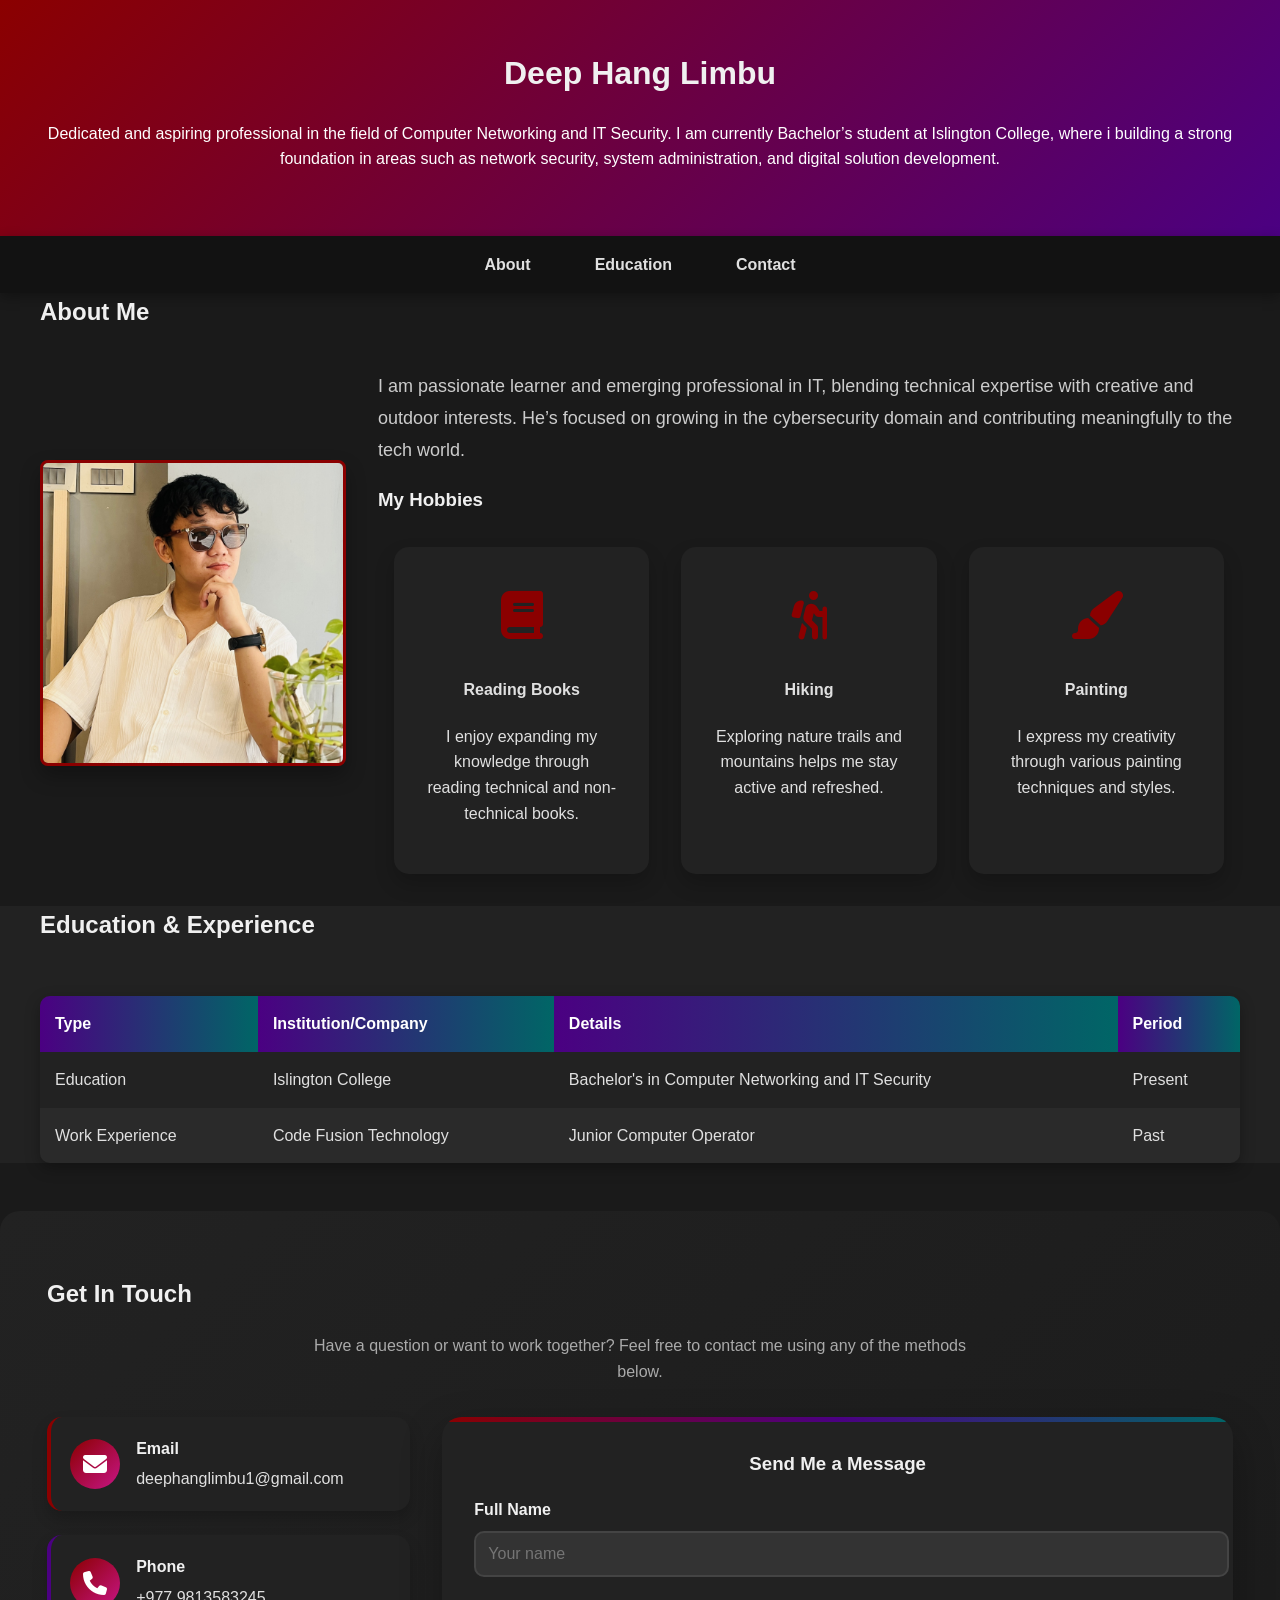
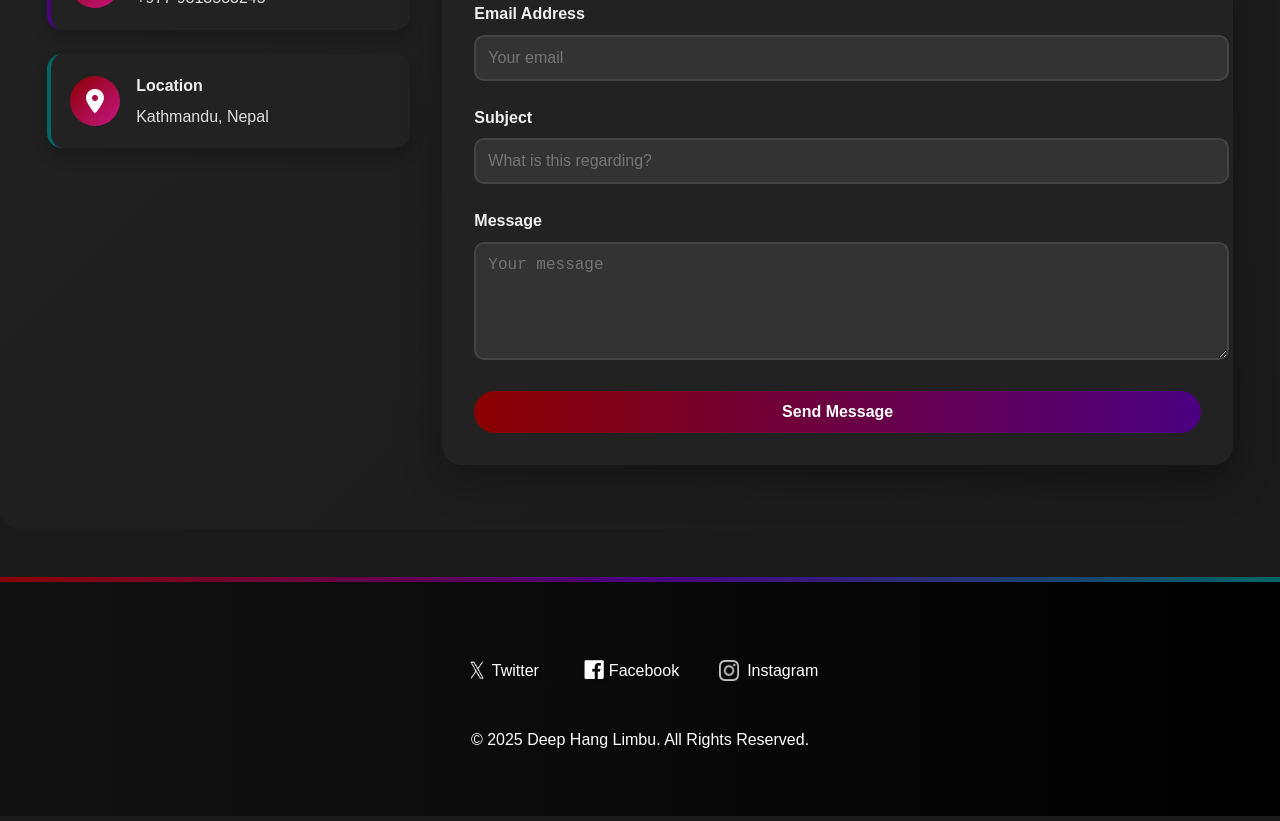
<file: Deep Hang Limbu.html>
<!DOCTYPE html>
<html lang="en">
<head>
    <meta charset="UTF-8">
    <meta name="viewport" content="width=device-width, initial-scale=1.0">
    <meta name="description" content="Professional portfolio of Deep Hang Limbu, specializing in computer networking and IT security">
    <meta name="keywords" content="Deep Hang Limbu, portfolio, computer networking, IT security, wireframe, blog">
    <meta name="author" content="Deep Hang Limbu">
    
    <title>Deep Hang Limbu Portfolio</title>
    
    
    <link rel="stylesheet" href="https://cdnjs.cloudflare.com/ajax/libs/font-awesome/6.4.0/css/all.min.css">
    
    <!-- External CSS -->
    <link rel="stylesheet" href="src/css/Deep Hang Limbu.css">
    
    <!-- Internal CSS -->
    <style>
        
        body {
            font-family: 'Segoe UI', Tahoma, Geneva, Verdana, sans-serif;
            line-height: 1.6;
            margin: 0;
            padding: 0;
            color: #e0e0e0;
            background-color: #1a1a1a;
        }
        
        .container {
            max-width: 1200px;
            margin: 0 auto;
            padding: 0 15px;
        }
        
      
        header {
            background: linear-gradient(135deg, #8B0000, #4B0082);
            color: white;
            text-align: center;
            padding: 3rem 0;
        }
        
       
        nav {
            background-color: #121212;
            padding: 1rem 0;
            box-shadow: 0 4px 12px rgba(0,0,0,0.3);
        }
        
        nav ul {
            display: flex;
            justify-content: center;
            list-style: none;
            margin: 0;
            padding: 0;
        }
        
        nav ul li {
            margin: 0 1rem;
        }
        
        nav ul li a {
            color: #e0e0e0;
            text-decoration: none;
            font-weight: bold;
            transition: all 0.3s;
            padding: 0.5rem 1rem;
            border-radius: 20px;
        }
        
        nav ul li a:hover {
            color: #fff;
            background-color: #8B0000;
        }
        
        
        section {
            padding: 4rem 2rem;
            max-width: 1200px;
            margin: 0 auto;
        }
        
        h1, h2, h3 {
            margin-top: 0;
            color: #f0f0f0;
        }
        
        
        .profile-container {
            display: flex;
            align-items: center;
            gap: 2rem;
            margin-bottom: 2rem;
        }
        
        .profile-image {
            width: 300px;
            height: auto;
            border-radius: 15px;
            box-shadow: 0 10px 20px rgba(0,0,0,0.3);
            border: 3px solid #8B0000;
            opacity: 1; 
        }

        .profile-image {
              transition: transform 0.3s ease, box-shadow 0.3s ease;
              border-radius: 8px;
        }
        
        .profile-image:hover {
              transform: scale(1.05);
              box-shadow: 0 8px 16px rgba(0, 0, 0, 0.2);
        }

        
        
        .skills-table {
            width: 100%;
            border-collapse: collapse;
            margin: 2rem 0;
            border-radius: 10px;
            overflow: hidden;
            box-shadow: 0 5px 15px rgba(0,0,0,0.3);
        }
        
        .skills-table th, .skills-table td {
            border: none;
            padding: 15px;
            text-align: left;
        }
        
        .skills-table th {
            background: linear-gradient(to right, #4B0082, #006666);
            color: white;
            font-weight: 600;
        }
        
        .skills-table tr:nth-child(even) {
            background-color: #2a2a2a;
        }
        
        .skills-table tr:nth-child(odd) {
            background-color: #222222;
        }
        
        
        .hobbies-container {
            display: flex;
            justify-content: space-between;
            margin-top: 2rem;
        }
        
        .hobby-card {
            flex: 1;
            text-align: center;
            padding: 2rem;
            margin: 0 1rem;
            background: #222222;
            border-radius: 15px;
            box-shadow: 0 10px 20px rgba(0,0,0,0.2);
            transition: all 0.3s ease;
        }
        
        .hobby-card:hover {
            transform: translateY(-10px);
            background: linear-gradient(135deg, #8B0000, #4B0082);
            color: white;
        }
        
        .hobby-card:hover .hobby-icon {
            color: white;
        }
        
        .hobby-icon {
            font-size: 3rem;
            margin-bottom: 1rem;
            color: #8B0000;
            transition: all 0.3s ease;
        }
        
        
        #contact {
            background: linear-gradient(135deg, #222222, #1a1a1a);
            border-radius: 20px;
            margin-top: 3rem;
            padding: 4rem 2rem;
        }
        
        .contact-container {
            display: flex;
            flex-wrap: wrap;
            gap: 2rem;
            margin-top: 2rem;
        }
        
        .contact-info {
            flex: 1;
            min-width: 300px;
        }
        
        .contact-form-container {
            flex: 2;
            min-width: 300px;
            background-color: #222222;
            border-radius: 20px;
            padding: 2rem;
            box-shadow: 0 15px 40px rgba(0,0,0,0.3);
            position: relative;
            overflow: hidden;
        }
        
        .contact-form-container::before {
            content: '';
            position: absolute;
            top: 0;
            left: 0;
            width: 100%;
            height: 5px;
            background: linear-gradient(to right, #8B0000, #4B0082, #006666);
        }
        
        .contact-form {
            width: 100%;
        }
        
        .form-group {
            margin-bottom: 1.5rem;
            position: relative;
        }
        
        .form-group label {
            display: block;
            margin-bottom: 0.5rem;
            font-weight: 600;
            color: #f0f0f0;
        }
        
        .form-group input, .form-group textarea {
            width: 100%;
            padding: 0.75rem;
            border: 2px solid #444;
            border-radius: 10px;
            font-size: 1rem;
            transition: all 0.3s ease;
            background-color: #333333;
            color: #e0e0e0;
        }
        
        .form-group input:focus, .form-group textarea:focus {
            outline: none;
            border-color: #4B0082;
            box-shadow: 0 0 0 3px rgba(75, 0, 130, 0.2);
        }
        
        .contact-method {
            display: flex;
            align-items: center;
            margin-bottom: 1.5rem;
            padding: 1.2rem;
            background-color: #222222;
            border-radius: 15px;
            box-shadow: 0 8px 15px rgba(0,0,0,0.2);
            transition: all 0.3s ease;
            border-left: 4px solid transparent;
        }
        
        .contact-method:nth-child(1) {
            border-left-color: #8B0000;
        }
        
        .contact-method:nth-child(2) {
            border-left-color: #4B0082;
        }
        
        .contact-method:nth-child(3) {
            border-left-color: #006666;
        }
        
        .contact-method:hover {
            transform: translateX(10px);
        }
        
        .contact-icon {
            width: 50px;
            height: 50px;
            border-radius: 50%;
            display: flex;
            align-items: center;
            justify-content: center;
            margin-right: 1rem;
            color: white;
            font-size: 1.5rem;
        }
        
        .contact-icon:nth-of-type(1) {
            background: linear-gradient(135deg, #8B0000, #C71585);
        }
        
        .contact-icon:nth-of-type(2) {
            background: linear-gradient(135deg, #4B0082, #9370DB);
        }
        
        .contact-icon:nth-of-type(3) {
            background: linear-gradient(135deg, #006666, #20B2AA);
        }
        
        .social-links {
            display: flex;
            gap: 1rem;
            margin-top: 2rem;
        }
        
        .social-link {
            display: flex;
            align-items: center;
            justify-content: center;
            width: 45px;
            height: 45px;
            border-radius: 50%;
            color: white;
            text-decoration: none;
            transition: all 0.4s ease;
        }
        
        .social-link:nth-child(1) {
            background: linear-gradient(135deg, #0077b5, #00a0dc);
        }
        
        .social-link:nth-child(2) {
            background: linear-gradient(135deg, #333, #6e5494);
        }
        
        .social-link:nth-child(3) {
            background: linear-gradient(135deg, #1da1f2, #0084b4);
        }
        
        .social-link:nth-child(4) {
            background: linear-gradient(135deg, #ea4c89, #c13584);
        }
        
        .social-link:hover {
            transform: translateY(-5px);
        }
        
        .btn {
            display: inline-block;
            background: linear-gradient(to right, #8B0000, #4B0082);
            color: white;
            padding: 0.75rem 1.5rem;
            border: none;
            border-radius: 30px;
            cursor: pointer;
            font-weight: bold;
            transition: all 0.3s ease;
            text-decoration: none;
        }
        
        .btn:hover {
            transform: translateY(-3px);
            box-shadow: 0 10px 20px rgba(0,0,0,0.3);
            background: linear-gradient(to right, #4B0082, #006666);
        }
        
       
        .success-message {
            display: none;
            background-color: rgba(0, 128, 0, 0.2);
            border: 1px solid #006400;
            color: #00ff00;
            padding: 10px;
            margin-top: 15px;
            border-radius: 5px;
            text-align: center;
        }
        
        
        footer {
            background: linear-gradient(to right, #121212, #000000);
            color: white;
            text-align: center;
            padding: 3rem 0;
            margin-top: 3rem;
            position: relative;
        }
        
        footer::before {
            content: '';
            position: absolute;
            top: 0;
            left: 0;
            width: 100%;
            height: 5px;
            background: linear-gradient(to right, #8B0000, #4B0082, #006666);
        }
        
        
        @media (max-width: 768px) {
            .hobbies-container {
                flex-direction: column;
            }
            
            .hobby-card {
                margin: 1rem 0;
            }
            
            .contact-container {
                flex-direction: column;
            }
            
            header h1 {
                font-size: 2.5rem;
            }
            
            .profile-container {
                flex-direction: column;
                text-align: center;
            }
        }
        
        
        h2 {
            position: relative;
            display: inline-block;
        }
        
        h2::after {
            content: '';
            position: absolute;
            width: 0;
            height: 3px;
            bottom: -10px;
            left: 0;
            background: linear-gradient(to right, #8B0000, #4B0082);
            transition: width 0.5s ease;
        }
        
        h2:hover::after {
            width: 100%;
        }
        
       
        html {
            scroll-behavior: smooth;
        }
        
        
        a:focus, button:focus, input:focus, textarea:focus {
            outline: 2px solid #4B0082;
            outline-offset: 2px;
        }
        
        /* Accessibility helper classes */
        .sr-only {
            position: absolute;
            width: 1px;
            height: 1px;
            padding: 0;
            margin: -1px;
            overflow: hidden;
            clip: rect(0, 0, 0, 0);
            white-space: nowrap;
            border-width: 0;
        }
    </style>
</head>
<body>
   
    <header>
        <div class="container">
            <h1>Deep Hang Limbu</h1>
            <p>Dedicated and aspiring professional in the field of Computer Networking and IT Security. I am currently Bachelor’s student at Islington College, where i building a strong foundation in areas such as network security, system administration, and digital solution development.</p>
        </div>
    </header>
    
 
    <nav>
        <ul>
            <li><a href="#about">About</a></li>
            <li><a href="#education">Education</a></li>
            <li><a href="#contact">Contact</a></li>
        </ul>
    </nav>
    
   
    <div id="about">
        <div class="container">
            <h2>About Me</h2>
            <div class="profile-container">
              
                <img src="src/images/portfolio/deep.jpg" alt="Deep Hang Limbu" class="profile-image">
                <div>
                    <div style="font-size: 18px; color: #ccc; line-height: 1.8;">
                        <p>I am passionate learner and emerging professional in IT, blending technical expertise with creative and outdoor interests. He’s focused on growing in the cybersecurity domain and contributing meaningfully to the tech world.</p>
                    </div>
                    
                    <h3>My Hobbies</h3>
                    <div class="hobbies-container">
                        <div class="hobby-card">
                            <div class="hobby-icon">
                                <i class="fas fa-book"></i>
                            </div>
                            <h4>Reading Books</h4>
                            <p>I enjoy expanding my knowledge through reading technical and non-technical books.</p>
                        </div>
                        <div class="hobby-card">
                            <div class="hobby-icon">
                                <i class="fas fa-hiking"></i>
                            </div>
                            <h4>Hiking</h4>
                            <p>Exploring nature trails and mountains helps me stay active and refreshed.</p>
                        </div>
                        <div class="hobby-card">
                            <div class="hobby-icon">
                                <i class="fas fa-paint-brush"></i>
                            </div>
                            <h4>Painting</h4>
                            <p>I express my creativity through various painting techniques and styles.</p>
                        </div>
                    </div>
                </div>
            </div>
        </div>
    </div>
    
   
    <div id="education" style="background-color: #222222;">
        <div class="container">
            <h2>Education & Experience</h2>
            
            <table class="skills-table">
                <thead>
                    <tr>
                        <th>Type</th>
                        <th>Institution/Company</th>
                        <th>Details</th>
                        <th>Period</th>
                    </tr>
                </thead>
                <tbody>
                    <tr>
                        <td>Education</td>
                        <td>Islington College</td>
                        <td>Bachelor's in Computer Networking and IT Security</td>
                        <td>Present</td>
                    </tr>
                    <tr>
                        <td>Work Experience</td>
                        <td>Code Fusion Technology</td>
                        <td>Junior Computer Operator</td>
                        <td>Past</td>
                    </tr>
                </tbody>
            </table>
        </div>
    </div>
    
    
    <div id="contact">
        <div class="container">
            <h2>Get In Touch</h2>
            <p style="text-align: center; max-width: 700px; margin: 0 auto 2rem; color: #aaa;">
                Have a question or want to work together? Feel free to contact me using any of the methods below.
            </p>
            
            <div class="contact-container">
                <div class="contact-info">
                    <div class="contact-method">
                        <div class="contact-icon">
                            <i class="fas fa-envelope"></i>
                        </div>
                        <div>
                            <h4 style="margin: 0; color: #f0f0f0;">Email</h4>
                            <p style="margin: 5px 0 0;">deephanglimbu1@gmail.com</p>
                        </div>
                    </div>
                    
                    <div class="contact-method">
                        <div class="contact-icon">
                            <i class="fas fa-phone"></i>
                        </div>
                        <div>
                            <h4 style="margin: 0; color: #f0f0f0;">Phone</h4>
                            <p style="margin: 5px 0 0;">+977 9813583245</p>
                        </div>
                    </div>
                    
                    <div class="contact-method">
                        <div class="contact-icon">
                            <i class="fas fa-map-marker-alt"></i>
                        </div>
                        <div>
                            <h4 style="margin: 0; color: #f0f0f0;">Location</h4>
                            <p style="margin: 5px 0 0;">Kathmandu, Nepal</p>
                        </div>
                    </div>
                    
                    
                </div>
                
                <div class="contact-form-container">
                    <h3 style="margin-top: 0; color: #f0f0f0; text-align: center;">Send Me a Message</h3>
                    
                    <form class="contact-form" action="https://formspree.io/f/your-form-id" method="POST">
                        <div class="form-group">
                            <label for="name">Full Name</label>
                            <input type="text" id="name" name="name" placeholder="Your name" required>
                        </div>
                        
                        <div class="form-group">
                            <label for="email">Email Address</label>
                            <input type="email" id="email" name="email" placeholder="Your email" required>
                        </div>
                        
                        <div class="form-group">
                            <label for="subject">Subject</label>
                            <input type="text" id="subject" name="subject" placeholder="What is this regarding?" required>
                        </div>
                        
                        <div class="form-group">
                            <label for="message">Message</label>
                            <textarea id="message" name="message" placeholder="Your message" rows="5" required></textarea>
                        </div>
                        
                        <button type="submit" class="btn" style="width: 100%; padding: 12px; font-size: 16px; border-radius: 30px;">
                            Send Message
                        </button>
                    </form>
                </div>
            </div>
        </div>
    </div>

      <footer>
        <div class="container" style="margin-top: 30px; display: flex; justify-content: center; gap: 20px;">
                <a href="#" class="logo-link" style="padding-right: -3px;">
                <img src="/src/images/portfolio/Prabin Pradhan/x-footer.webp" alt="Logo" class="logo">
          Twitter
        </a>

      <a href="#" class="logo-link">
        <img src="/src/images/portfolio/Prabin Pradhan/facebook-footer.png" alt="Logo" class="logo">
        Facebook
      </a>

    <a href="#" class="logo-link">
        <img src="/src/images/portfolio/Prabin Pradhan/instagram-footer.webp" alt="Logo" class="logo" style="width: 20px; margin-right: 8px;">
        Instagram
      </a></div>
      <br>
            <p>&copy; 2025 Deep Hang Limbu. All Rights Reserved.</p>
        </div>
    </footer>

</body>
</html>
</file>
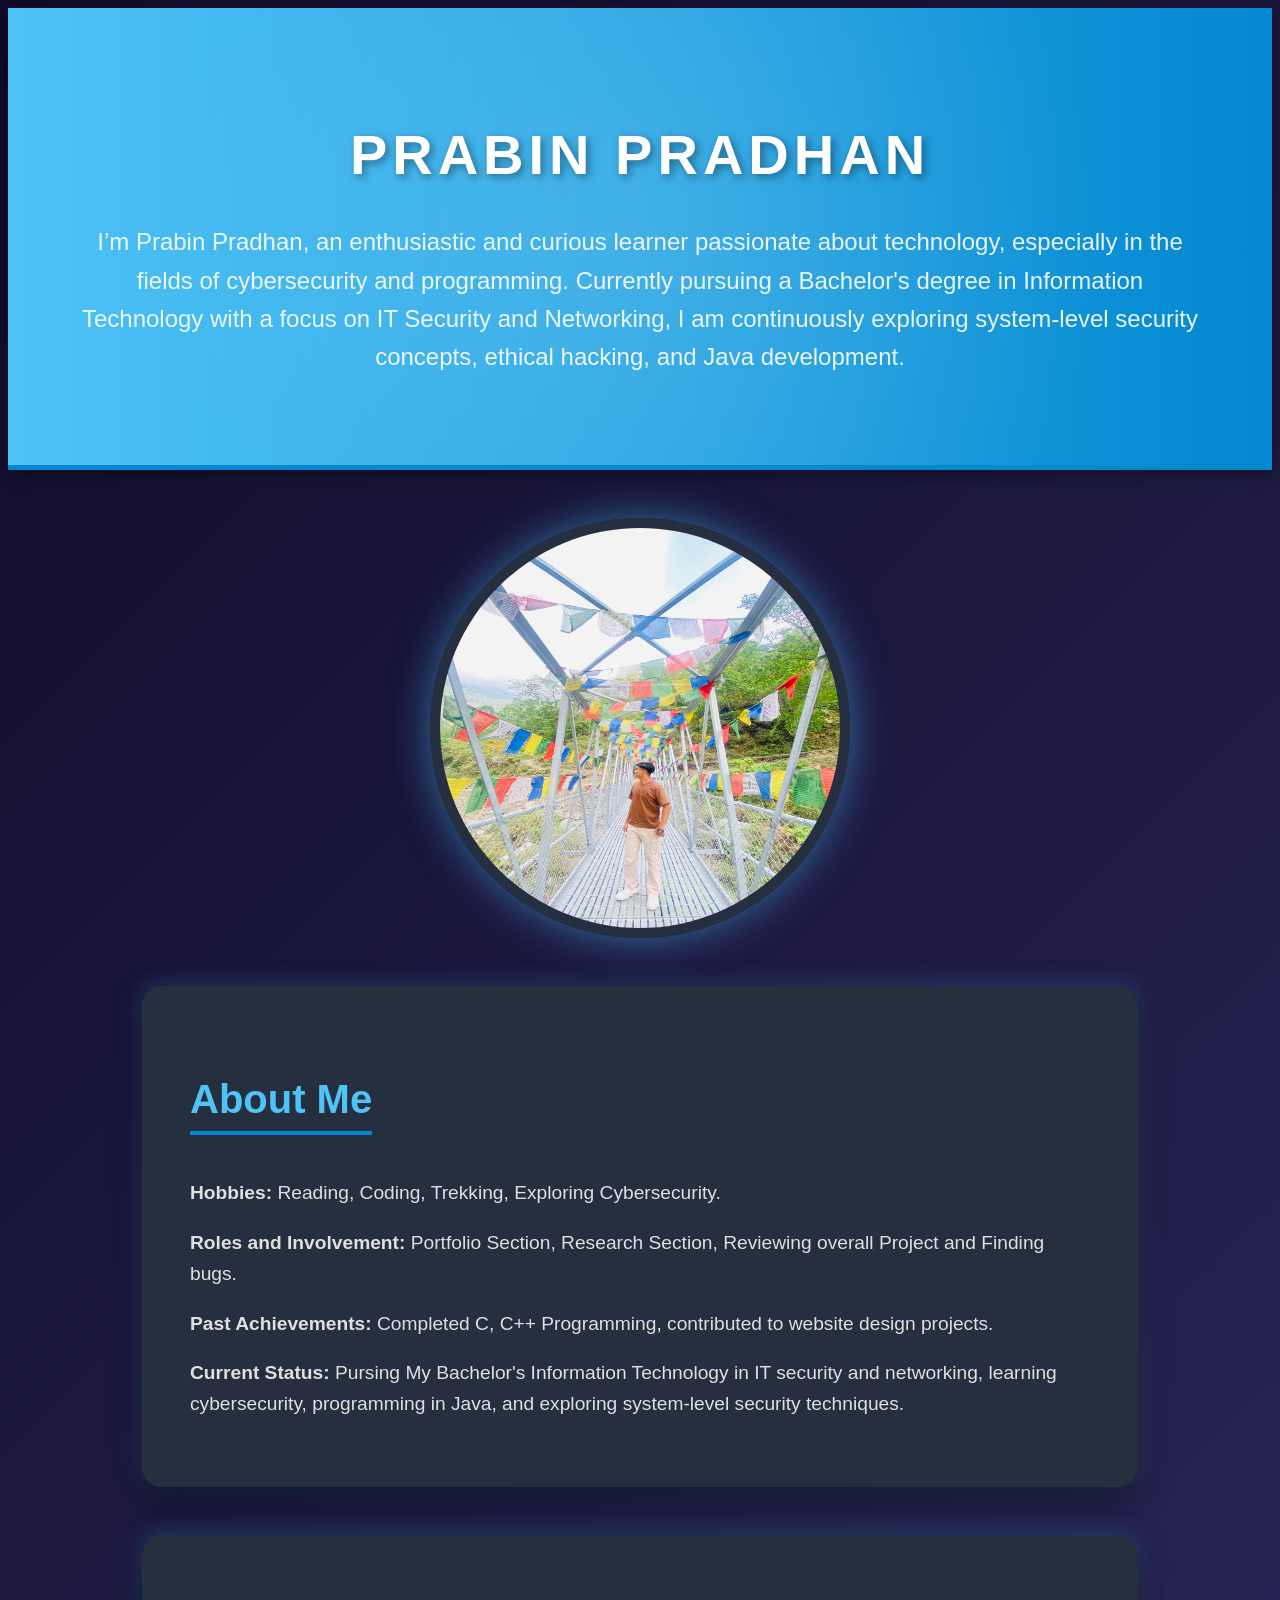
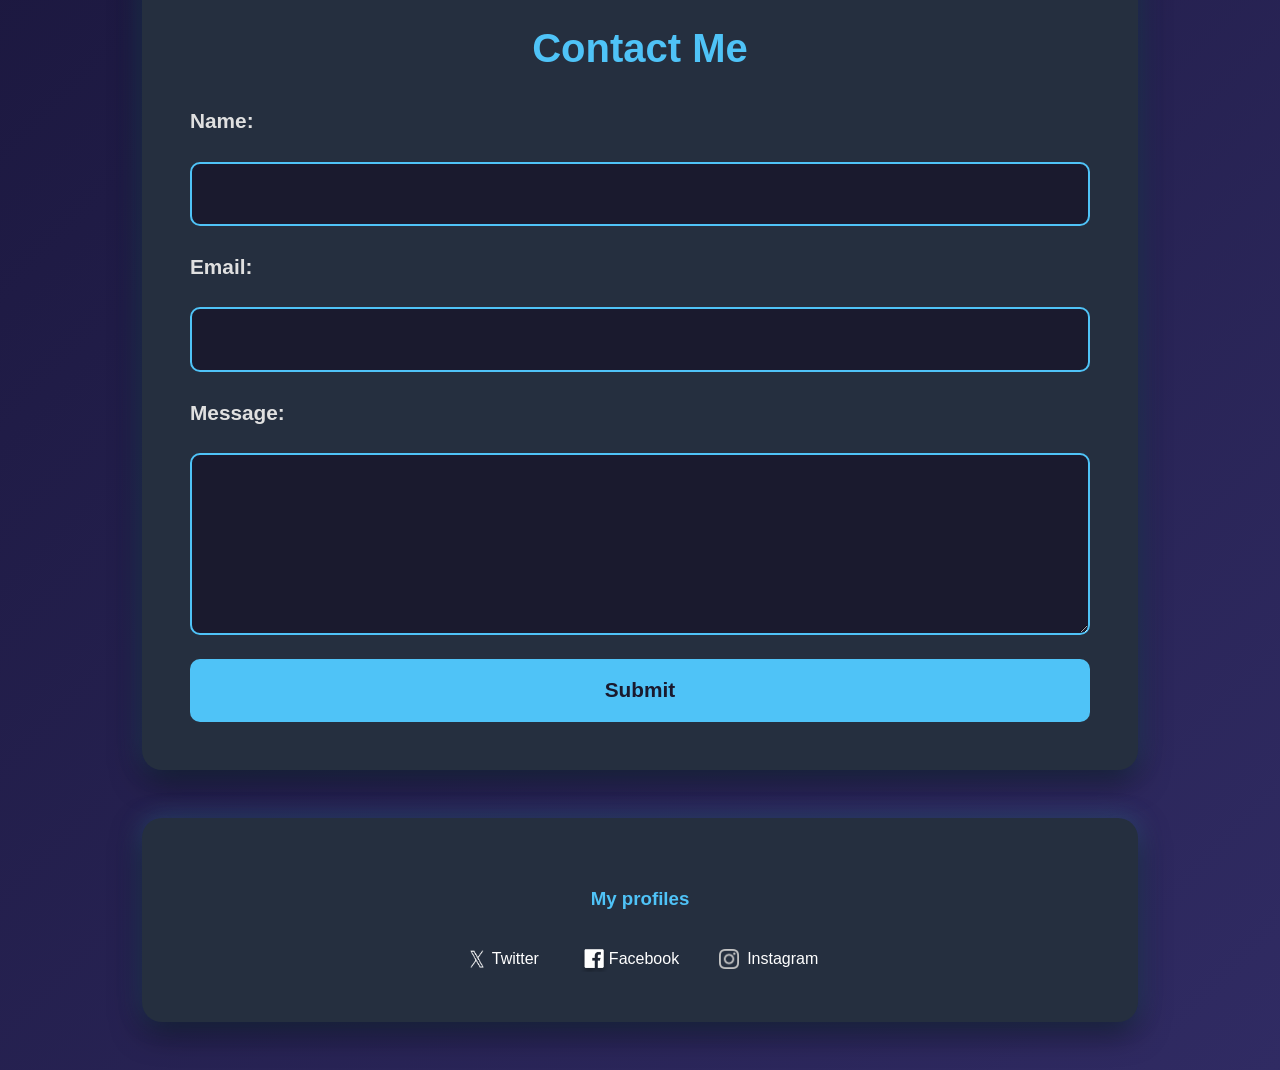
<file: prabin.html>
<!DOCTYPE html>
<html lang="en">
<head>
  <meta charset="UTF-8">
  <meta name="viewport" content="width=device-width, initial-scale=1.0">
  <title>Prabin Pradhan - Portfolio</title>
  <link rel="stylesheet" href="src/css/Prabinportfoliostyle.css">
</head>
<body>
  <header>
    <h1>Prabin Pradhan</h1>
    <p>I’m Prabin Pradhan, an enthusiastic and curious learner passionate about technology, especially in the fields of cybersecurity and programming. 
       Currently pursuing a Bachelor's degree in Information Technology with a focus on IT Security and Networking, I am continuously exploring system-level security concepts, ethical hacking, and Java development.</p>
  </header>
  <div class="picture">
    <img src="src/images/portfolio/Prabin Pradhan/Prabin.image.jpg" alt="An image" width="400px" height="400px">
 </div>

  <div class="mydetails">
    <h2>About Me</h2>
    <p><strong>Hobbies:</strong> Reading, Coding, Trekking, Exploring Cybersecurity.</p>
    <p><strong>Roles and Involvement:</strong> Portfolio Section, Research Section, Reviewing overall Project and Finding bugs. </p>
    <p><strong>Past Achievements:</strong> Completed C, C++ Programming, contributed to website design projects.</p>
    <p><strong>Current Status:</strong> Pursing My Bachelor's Information Technology in IT security and networking, learning cybersecurity, programming in Java, and exploring system-level security techniques.</p>
  </section>
</p>
  </div>

  <div class="form">
    <h2>Contact Me</h2>
    <form id="contactForm">
      <label for="name">Name:</label>
      <input type="text" id="name" name="name" required>

      <label for="email">Email:</label>
      <input type="email" id="email" name="email" required>

      <label for="message">Message:</label>
      <textarea id="message" name="message" required></textarea>

      <button type="submit">Submit</button>
    </form>
  </div>

  <div class="footer">
      <h3>My profiles </h3>
      <div class="footer-inner">
        <a href="https://x.com/PrabinPradhan_6" class="logo-link" style="padding-right: -3px;">
          <img src="/src/images/portfolio/Prabin Pradhan/x-footer.webp" alt="Logo" class="logo">
          Twitter
        </a>

      <a href="https://www.facebook.com/share/16ienL2iX9/" class="logo-link">
        <img src="/src/images/portfolio/Prabin Pradhan/facebook-footer.png" alt="Logo" class="logo">
        Facebook
      </a>

    <a href="https://www.instagram.com/prabin_pradhan06" class="logo-link">
        <img src="/src/images/portfolio/Prabin Pradhan/instagram-footer.webp" alt="Logo" class="logo" style="width: 20px; margin-right: 8px;">
        Instagram
      </a>
    
  </div>


  <script>
    document.getElementById("contactForm").addEventListener("submit", function(event) {
      const name = document.getElementById("name").value;
      const email = document.getElementById("email").value;
      const message = document.getElementById("message").value;

      if (!name || !email || !message) {
        alert("Please fill out all fields!");
        event.preventDefault();
      }
    });
  </script>
</body>
</html>
</file>
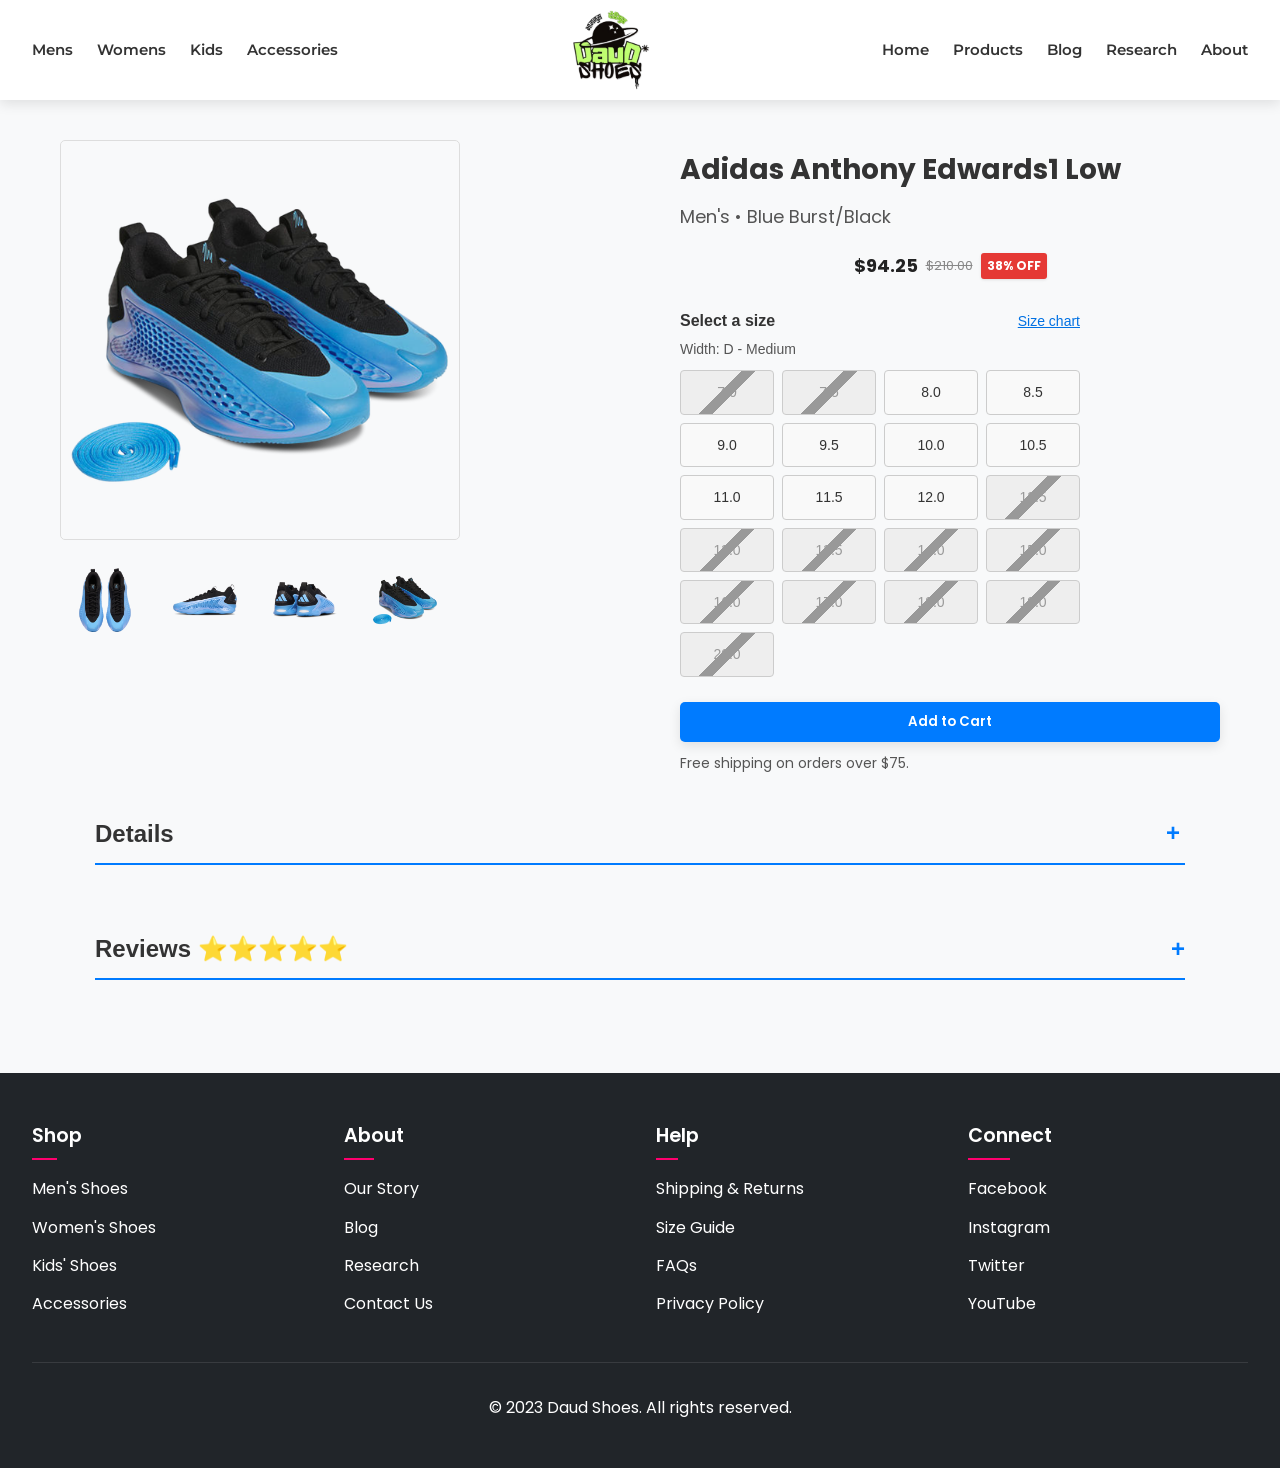
<file: product-details.html>
<!DOCTYPE html>
<html lang="en">
  <head>
    <meta charset="UTF-8" />
    <meta name="viewport" content="width=device-width, initial-scale=1.0" />
    <title>Product Details - Kids' Adventure Sneakers</title>
    <link rel="icon" type="image/x-icon" href="images/favicon.ico" />
    <link rel="stylesheet" href="src/css/style.css" />
    <link rel="stylesheet" href="src/css/product.css" />
    <link rel="stylesheet" href="src/css/product-details.css" />
    <style>
      .product-image-gallery {
        position: relative;
      }

      .main-image {
        overflow: hidden;
        position: relative;
      }

      .main-image img {
        transition: transform 0.3s ease;
        width: 100%;
        max-width: 400px;
        display: block;
      }

      .main-image:hover img {
        transform: scale(1.1);
        cursor: zoom-in;
      }

      .thumbnail-images {
        margin-top: 15px;
        display: flex;
        gap: 10px;
      }

      .thumbnail-images img {
        transition: transform 0.2s ease;
        border: 2px solid transparent;
      }

      .thumbnail-images img:hover {
        transform: scale(1.05);
        border-color: #ccc;
      }

      .main-image:hover img {
        transform: scale(1.2);
      }
      .main-image img {
        transition: transform 0.5s cubic-bezier(0.4, 0, 0.2, 1);
      }
    </style>
  </head>

  <body>
    <!-- Header -->
    <div class="header-container">
      <div class="product-category">
        <div>
          <a href="/products.html#mens-shoes">Mens</a>
        </div>
        <div>
          <a href="/products.html#womens-shoes">Womens</a>
        </div>
        <div>
          <a href="/products.html#children-shoes">Kids</a>
        </div>
        <div>
          <a href="/products.html#accessories">Accessories</a>
        </div>
      </div>
      <div class="header-logo">
        <img src="/src/images/daud-logo.png" alt="Daud Logo" style="width: 80px" />
      </div>
      <div class="navigation-bar">
        <div>
          <a href="/index.html">Home</a>
        </div>
        <div>
          <a href="/products.html">Products</a>
        </div>
        <div>
          <a href="/blog.html">Blog</a>
        </div>
        <div>
          <a href="/research.html">Research</a>
        </div>
        <div>
          <a href="/about.html">About</a>
        </div>
      </div>
    </div>

    <!-- Main Content -->
    <main style="max-width: none">
      <section class="product-details">
        <div class="product-details-container">
          <!-- Product Image Section -->
          <div class="product-image-gallery">
            <div class="main-image">
              <img src="src/images/product_img/Men/adidas Anthony Edwards1 Low/over all.webp" alt="Children's Shoe - Blue/White" style="width: 100%; max-width: 400px" />
            </div>
            <div class="thumbnail-images">
              <img src="src/images/product_img/Men/adidas Anthony Edwards1 Low/adidas Anthony Edwards1 Low front.webp" alt="Side View" style="width: 80px; cursor: pointer" />
              <img src="src/images/product_img/Men/adidas Anthony Edwards1 Low/left.webp" alt="Back View" style="width: 80px; cursor: pointer" />
              <img src="src/images/product_img/Men/adidas Anthony Edwards1 Low/back.webp" alt="Top View" style="width: 80px; cursor: pointer" />
              <img src="src/images/product_img/Men/adidas Anthony Edwards1 Low/over all.webp" alt="Top View" style="width: 80px; cursor: pointer" />
            </div>
          </div>

          <!-- Product Information Section -->
          <div class="product-info">
            <h1 class="product-title">Adidas Anthony Edwards1 Low</h1>
            <p class="product-desc">Men's • Blue Burst/Black</p>
            <div class="price-container">
              <div class="price-group">
                <span class="current-price">$94.25</span>
                <span class="original-price">$210.00</span>
                <span class="discount-badge">38% OFF</span>
              </div>
            </div>
            <div class="size-selector">
              <div class="size-header">
                <strong>Select a size</strong>
                <a href="#" class="size-chart-link">Size chart</a>
              </div>
              <p class="size-width">Width: D - Medium</p>
              <div class="sizes-grid">
                <!-- Use .size-box.disabled for unavailable sizes -->
                <div class="size-box disabled">7.0</div>
                <div class="size-box disabled">7.5</div>
                <div class="size-box">8.0</div>
                <div class="size-box">8.5</div>
                <div class="size-box">9.0</div>
                <div class="size-box">9.5</div>
                <div class="size-box">10.0</div>
                <div class="size-box">10.5</div>
                <div class="size-box">11.0</div>
                <div class="size-box">11.5</div>
                <div class="size-box">12.0</div>
                <div class="size-box disabled">12.5</div>
                <div class="size-box disabled">13.0</div>
                <div class="size-box disabled">13.5</div>
                <div class="size-box disabled">14.0</div>
                <div class="size-box disabled">15.0</div>
                <div class="size-box disabled">16.0</div>
                <div class="size-box disabled">17.0</div>
                <div class="size-box disabled">18.0</div>
                <div class="size-box disabled">19.0</div>
                <div class="size-box disabled">20.0</div>
              </div>
            </div>
            <br />
            <button class="add-to-cart-btn" style=" padding: 10px 20px; background-color: #007bff; color: white; border: none; border-radius: 5px; cursor: pointer;">
               Add to Cart </button>
            <p class="shipping-info">Free shipping on orders over $75.</p>
          </div>

          <div class="product-details-wrapper" style="font-family: Arial, Helvetica, sans-serif; margin: 20px; padding: 0 15px; color: #333; width: 100%;">
            <div class="toggle-header-product-detail" onclick="toggleDetails()">
              <h2>Details</h2>
              <span class="toggle-icon" id="toggle-icon">+</span>
            </div>

            <div class="product-details-content" id="details-content">
              <p>
                <strong>Product #:</strong> ABC<br />
                <strong>Supplier-sku #:</strong> 1606-100
              </p>

              <p style="padding-bottom: 8px">
                Ready to dominate the court? Equip yourself with the adidas Anthony Edwards 1 Low. A marvel designed for basketball enthusiasts, these unisex shoes feature innovative Boost and
                Lightstrike technologies to help you bounce and attack the rim with next-level comfort. Made for big plays and even bigger statements, these trainers are crafted with Anthony Edwards’
                touch, helping you make buckets in legendary style. Perfect for dynamic movements on the court, the adidas Anthony Edwards 1 Low helps you deliver top-tier performance on the court.
              </p>

              <p style="padding-bottom: 5px">
                <strong>Adidas Anthony Edwards 1 Low features:</strong>
              </p>
              <ul>
                <li>Regular fit ensures a snug feel.</li>
                <li>Textile/synthetic upper provides comfort.</li>
                <li>Rubber outsole delivers grip and traction.</li>
              </ul>
            </div>
          </div>

          <div class="product-rating-wrapper" style=" font-family: Arial, Helvetica, sans-serif; margin: 20px; padding: 0 15px; color: #333; width: 100%; " >
            <div class="toggle-header-rating" onclick="togglerating()">
              <h2>Reviews ⭐⭐⭐⭐⭐</h2>
              <span class="toggle-icon" id="rating-toggle-icon">+</span>
            </div>

            <div class="product-rating-content" id="rating-content">
              <p><strong>Comfort</strong> <span>⭐⭐⭐⭐⭐</span></p>
              <p><strong>Durability</strong> <span>⭐⭐⭐⭐☆</span></p>
              <p><strong>Performance</strong> <span>⭐⭐⭐⭐⭐</span></p>
              <p><strong>Style</strong> <span>⭐⭐⭐⭐⭐</span></p>
              <p><strong>Overall Rating</strong> <span>4.9/5.0</span></p>
            </div>
          </div>
        </div>
      </section>
    </main>

    <!-- Footer Section -->
    <div class="footer">
      <div class="footer-content">
        <div class="footer-section">
          <h3 class="footer-title">Shop</h3>
          <ul class="footer-links">
            <li><a href="/products.html#mens-shoes">Men's Shoes</a></li>
            <li><a href="/products.html#womens-shoes">Women's Shoes</a></li>
            <li><a href="/products.html#children-shoes">Kids' Shoes</a></li>
            <li><a href="/products.html#accessories">Accessories</a></li>
          </ul>
        </div>
        <div class="footer-section">
          <h3 class="footer-title">About</h3>
          <ul class="footer-links">
            <li><a href="/about.html">Our Story</a></li>
            <li><a href="/blog.html">Blog</a></li>
            <li><a href="/research.html">Research</a></li>
            <li><a href="/contact.html">Contact Us</a></li>
          </ul>
        </div>
        <div class="footer-section">
          <h3 class="footer-title">Help</h3>
          <ul class="footer-links">
            <li><a href="#">Shipping & Returns</a></li>
            <li><a href="#">Size Guide</a></li>
            <li><a href="#">FAQs</a></li>
            <li><a href="#">Privacy Policy</a></li>
          </ul>
        </div>
        <div class="footer-section">
          <h3 class="footer-title">Connect</h3>
          <ul class="footer-links">
            <li>
              <a href="#"><i class="fab fa-facebook"></i> Facebook</a>
            </li>
            <li>
              <a href="#"><i class="fab fa-instagram"></i> Instagram</a>
            </li>
            <li>
              <a href="#"><i class="fab fa-twitter"></i> Twitter</a>
            </li>
            <li>
              <a href="#"><i class="fab fa-youtube"></i> YouTube</a>
            </li>
          </ul>
        </div>
      </div>
      <div class="footer-bottom">
        <p>&copy; 2023 Daud Shoes. All rights reserved.</p>
      </div>
    </div>

    <script>
      const mainImage = document.querySelector(".main-image img");
      const thumbnails = document.querySelectorAll(".thumbnail-images img");
      thumbnails.forEach((thumbnail) => {
        thumbnail.addEventListener("click", () => {
          mainImage.src = thumbnail.src;
          mainImage.alt = thumbnail.alt;
        });
      });
    </script>

    <script src="src/js/products.js"></script>
    <script src="src/js/product-detalis.js"></script>
  </body>
</html>
</file>
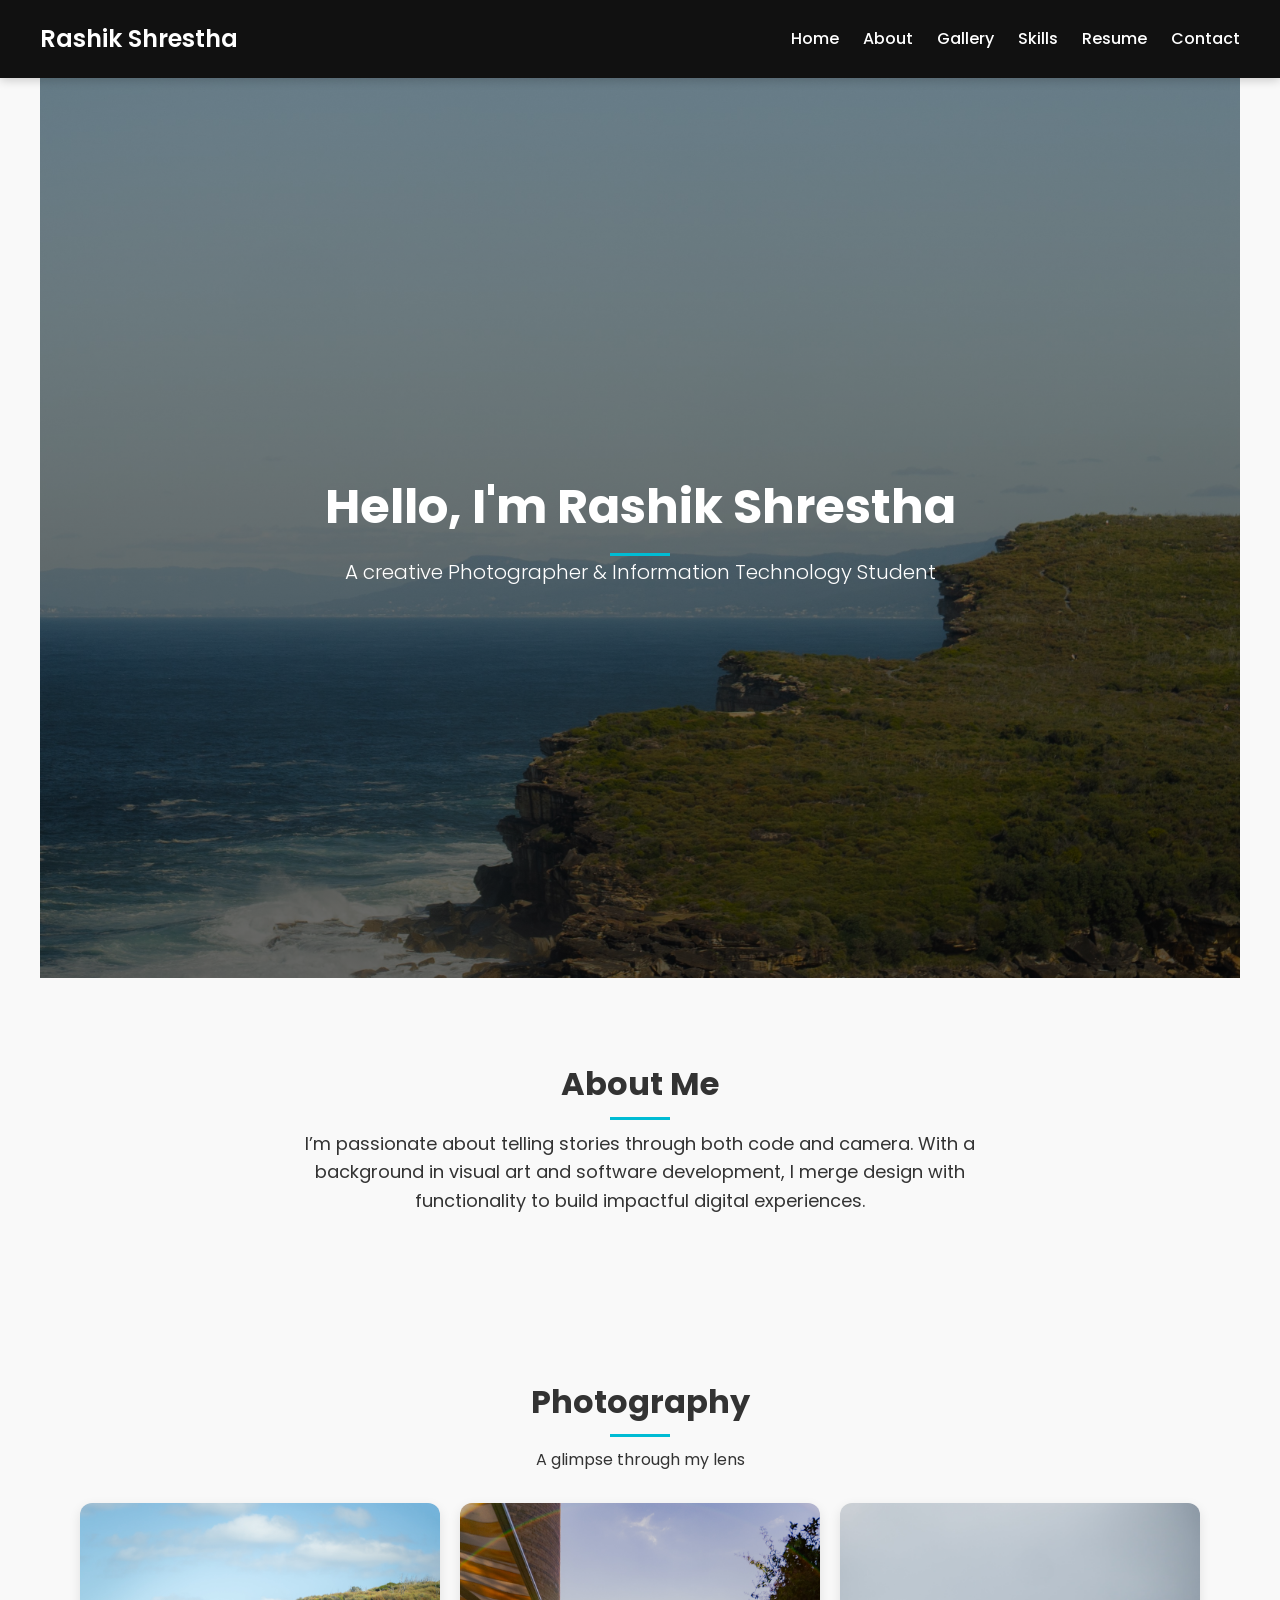
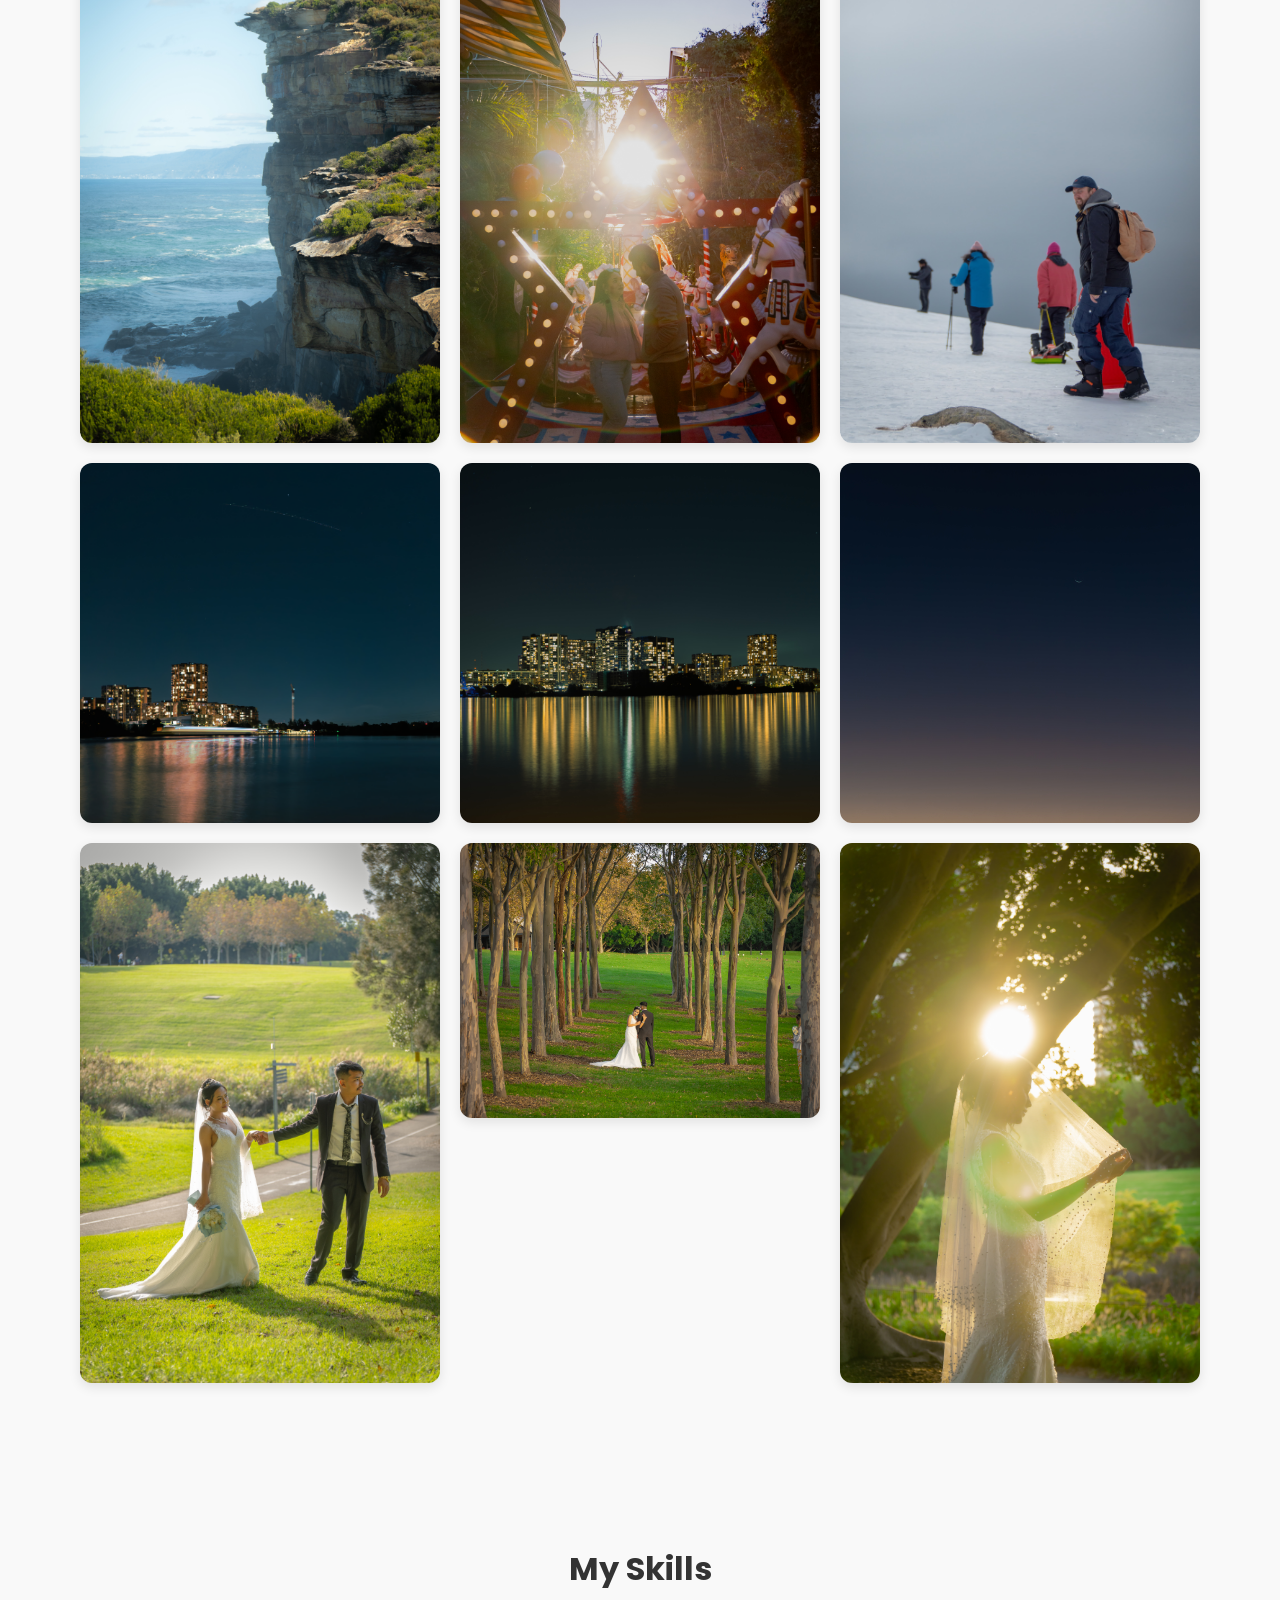
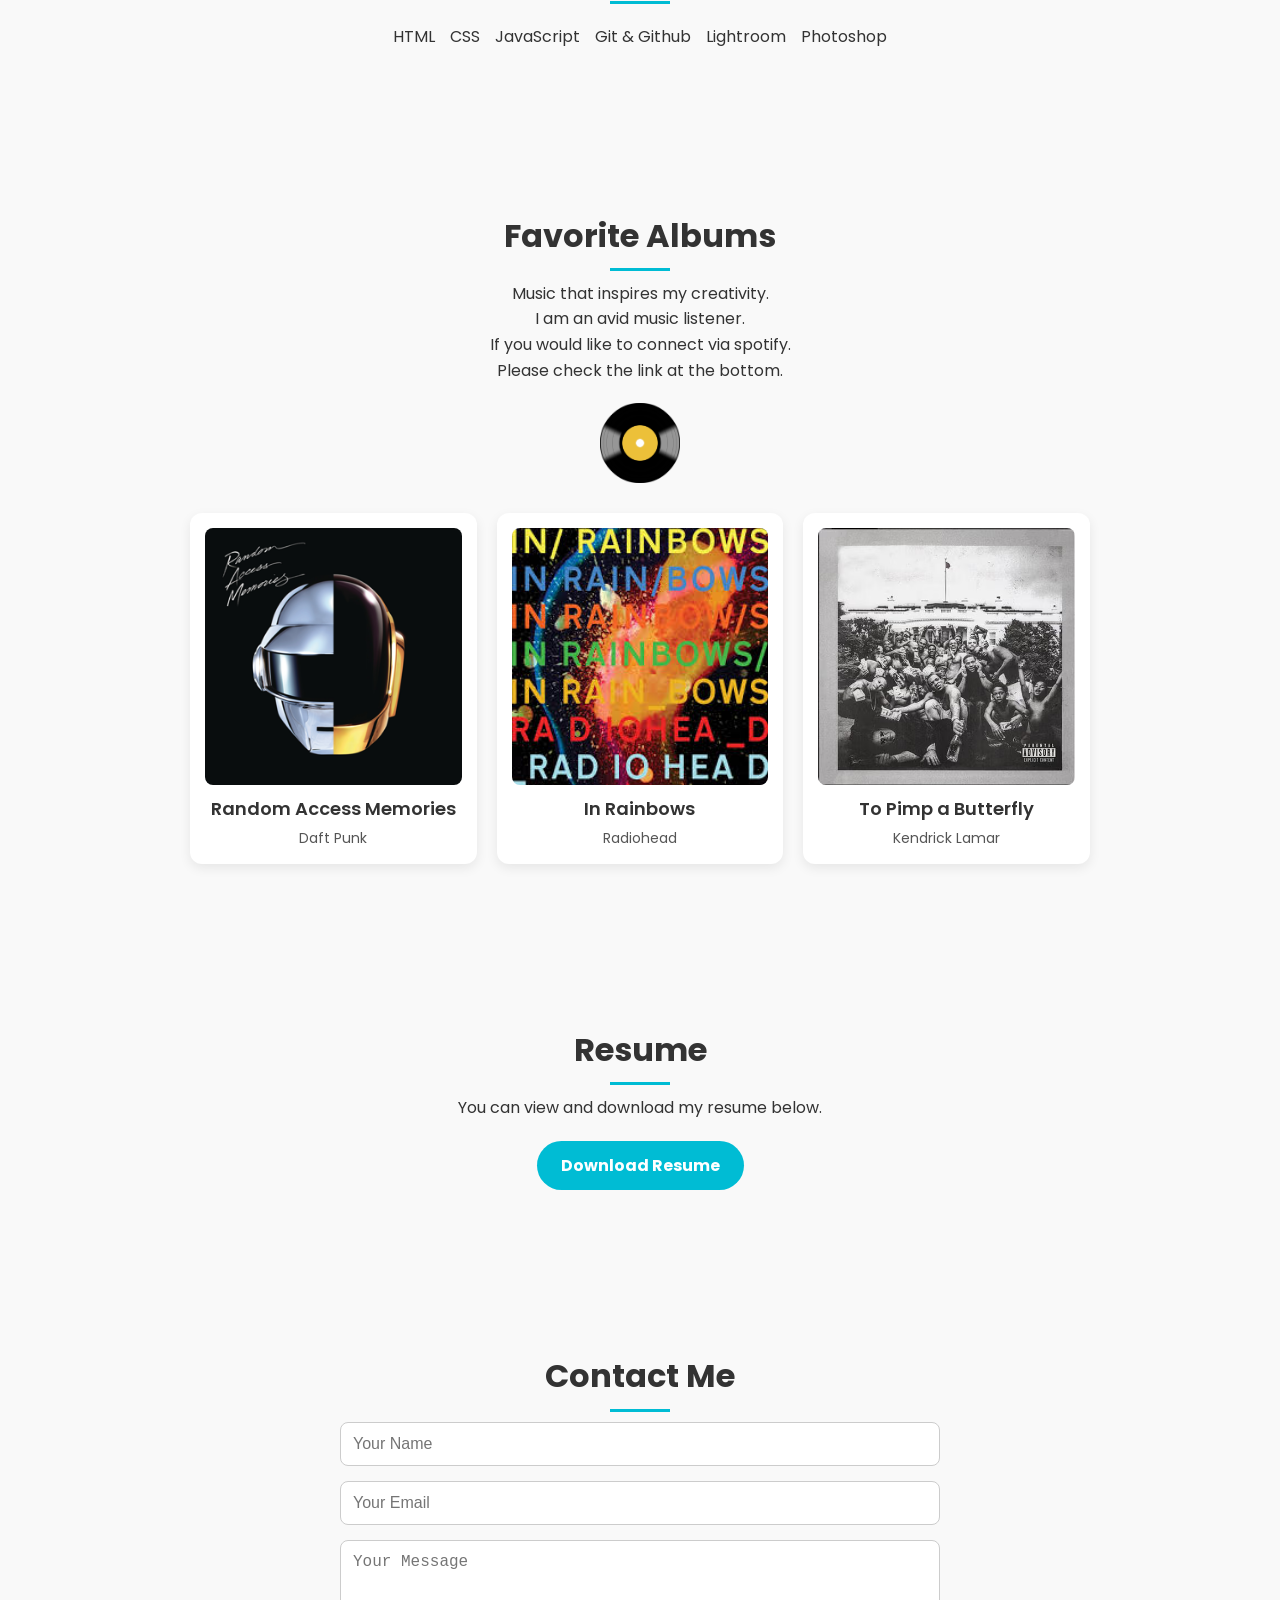
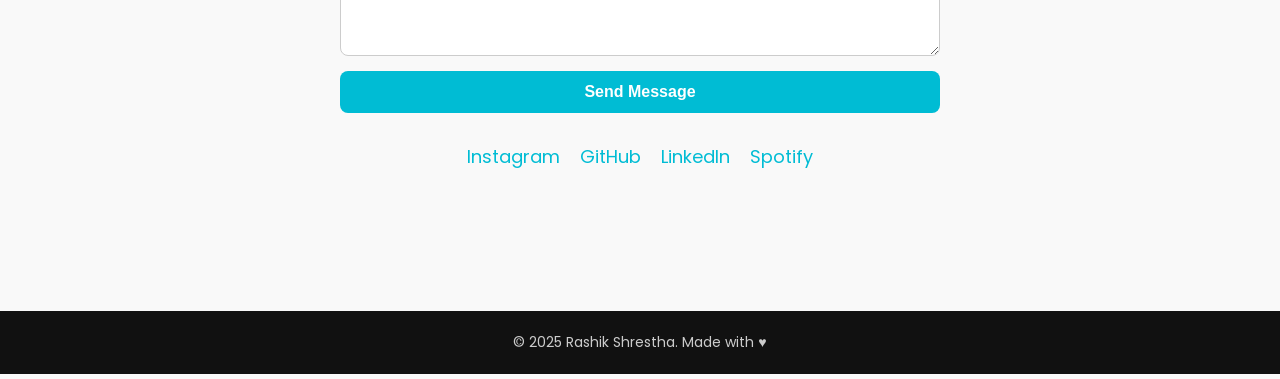
<file: rashik.html>
<!DOCTYPE html>
<html lang="en">
<head>
  <meta charset="UTF-8" />
  <meta name="viewport" content="width=device-width, initial-scale=1.0"/>
  <title>Rashik Shrestha | Portfolio</title>
  <link rel="stylesheet" href="/src/css/rashik.css" />
  <link href="https://fonts.googleapis.com/css2?family=Poppins:wght@300;400;600&display=swap" rel="stylesheet">
</head>
<body>

  <!-- Navigation Bar this just redirects the user to the mentioned section in the same page. -->
  <header>
    <nav>
      <h1 class="logo">Rashik Shrestha</h1>
      <ul class="nav-links">
        <li><a href="#home">Home</a></li>
        <li><a href="#about">About</a></li>
        <li><a href="#gallery">Gallery</a></li>
        <li><a href="#skills">Skills</a></li>
        <li><a href="#resume">Resume</a></li>
        <li><a href="#contact">Contact</a></li>
      </ul>
    </nav>
  </header>

  <!-- Hero Section the section seen first by the user, it contains an image taken by me.-->
  <section id="home" class="hero">
    <div class="hero-content">
      <h2>Hello, I'm <span>Rashik Shrestha</span></h2>
      <p>A creative Photographer & Information Technology Student</p>
    </div>
  </section>

  <!-- About Me Section -->
  <section id="about" class="section">
    <h2>About Me</h2>
    <div class="about-content">
      <p>I’m passionate about telling stories through both code and camera. With a background in visual art and software development, I merge design with functionality to build impactful digital experiences.</p>
    </div>
  </section>

  <!-- Photography Gallery -->
  <section id="gallery" class="section">
    <h2>Photography</h2>
    <p class="section-subtext">A glimpse through my lens</p>
    <div class="gallery-grid">
      <!-- A section for JS to add or remove elements based on the amount of pictures provided throuh an array-->
    </div>
  </section>

  <!-- Skills Section -->
  <section id="skills" class="section">
    <h2>My Skills</h2>
    <div class="skills-list">
      <span>HTML</span>
      <span>CSS</span>
      <span>JavaScript</span>
      <span>Git & Github</span>
      <span>Lightroom</span>
      <span>Photoshop</span>
    </div>
  </section>

  <!-- Favorite Music Section -->
<section id="music" class="section">
    <h2>Favorite Albums</h2>
    <p class="section-subtext">Music that inspires my creativity.
        <br/>
        I am an avid music listener. <br/>If you would like to connect via spotify.
        <br/>
        Please check the link at the bottom.<br/>
    </p>
  
    <div class="music-section">
      <div class="vinyl-icon">
        <img src="/src/images/portfolio/rashik-assets/vinyl.png" alt="Vinyl Icon">
      </div>
  
      <div class="album-grid">
        <div class="album-card">
          <img src="/src/images/portfolio/rashik-assets/image1.png" alt="Album Cover 1">
          <h3>Random Access Memories</h3>
          <p>Daft Punk</p>
        </div>
        <div class="album-card">
          <img src="/src/images/portfolio/rashik-assets/image2.jpeg" alt="Album Cover 2">
          <h3>In Rainbows</h3>
          <p>Radiohead</p>
        </div>
        <div class="album-card">
          <img src="/src/images/portfolio/rashik-assets/image3.avif" alt="Album Cover 3">
          <h3>To Pimp a Butterfly</h3>
          <p>Kendrick Lamar</p>
        </div>
      </div>
    </div>
  </section>
  

  <!-- Resume Download -->
  <section id="resume" class="section">
    <h2>Resume</h2>
    <p class="section-subtext">You can view and download my resume below.</p>
    <a href="assets/resume.pdf" download class="btn"> Download Resume</a>
  </section>

  <!-- Contact Section -->
  <section id="contact" class="section">
    <h2>Contact Me</h2>
    <form id="contact-form">
      <input type="text" name="name" placeholder="Your Name" required />
      <input type="email" name="email" placeholder="Your Email" required />
      <textarea name="message" rows="5" placeholder="Your Message" required></textarea>
      <button type="submit">Send Message</button>
    </form>
    <div class="social-links">
      <a href="https://instagram.com/_x0rg_">Instagram</a>
      <a href="https://github.com/fatpotatosalad">GitHub</a>
      <a href="https://linkedin.com">LinkedIn</a>
      <a href="https://open.spotify.com/user/zpcd7oqa931v7f4ubuse9i6k3">Spotify</a>
    </div>
  </section>

  <!-- Footer -->
  <footer>
    <p>&copy; 2025 Rashik Shrestha. Made with ♥️</p>
  </footer>

  <script src="/src/js/rashik.js"></script>
</body>
</html>
</file>
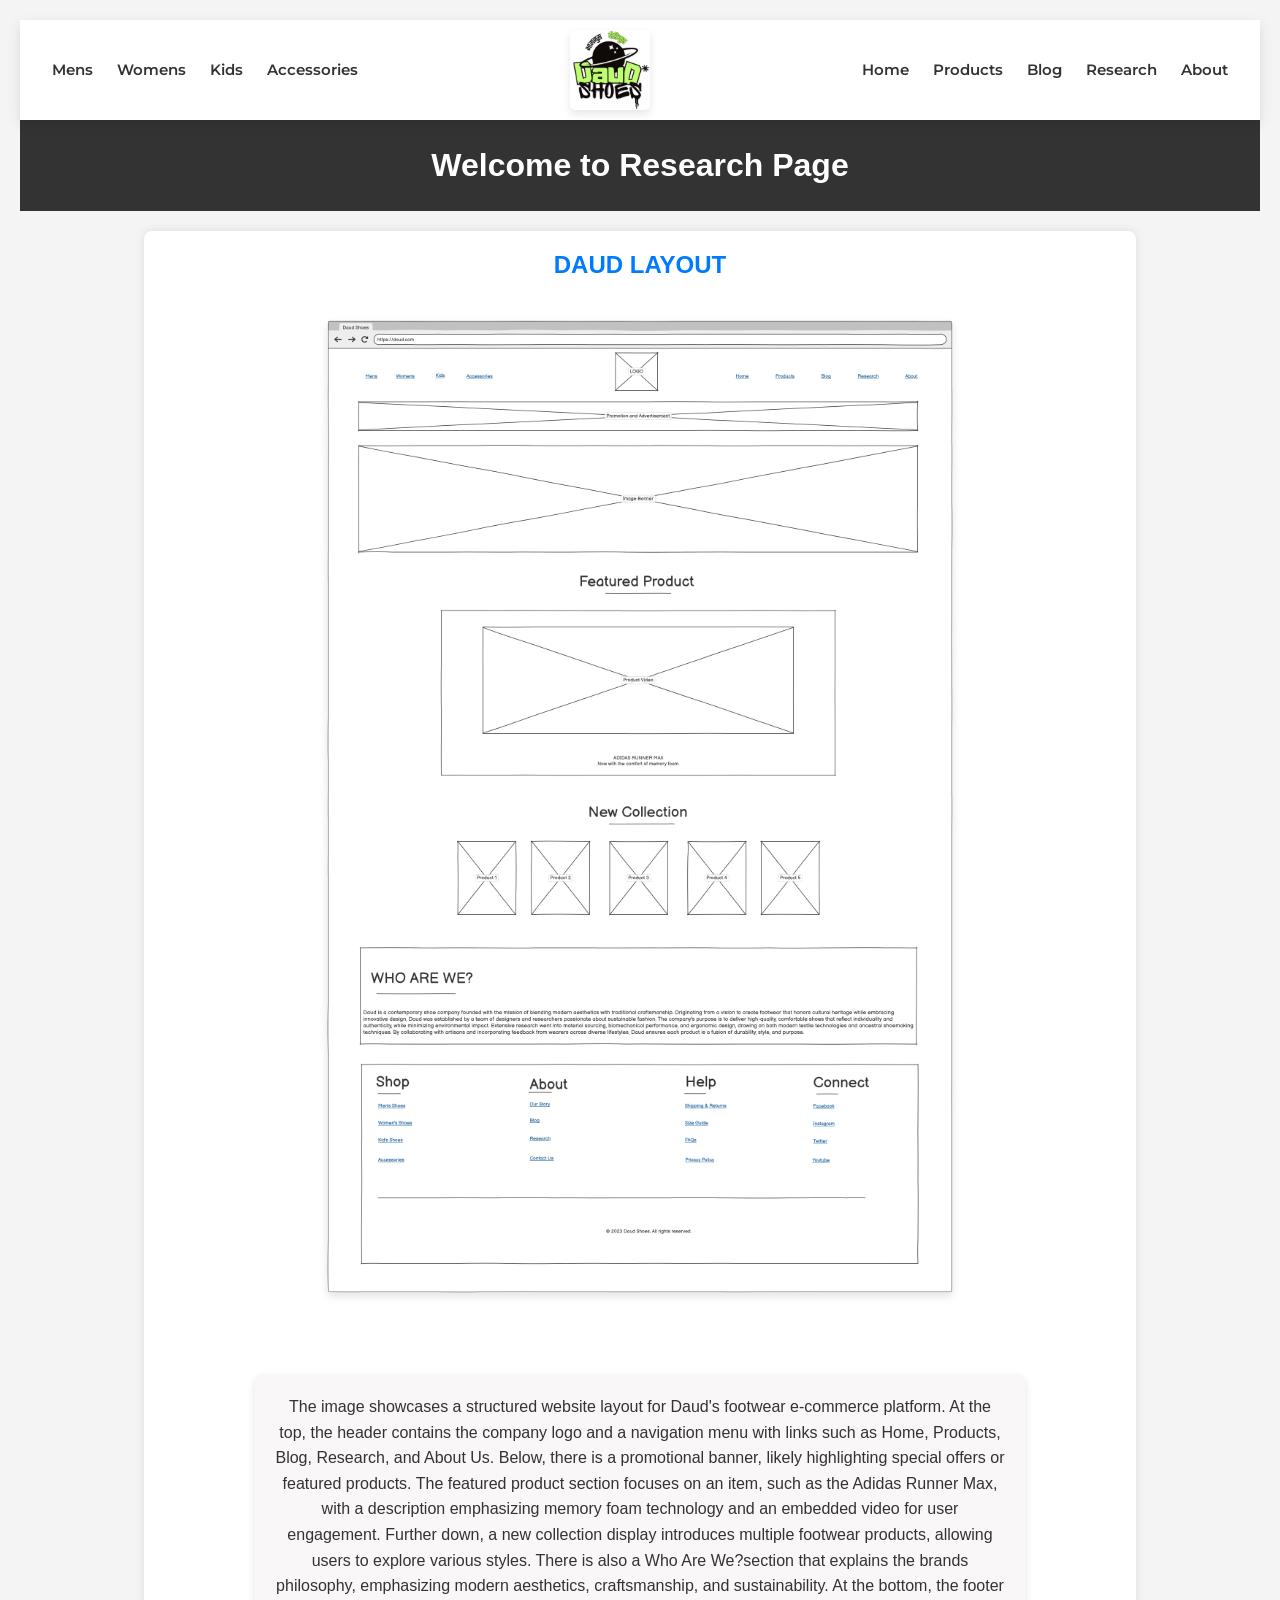
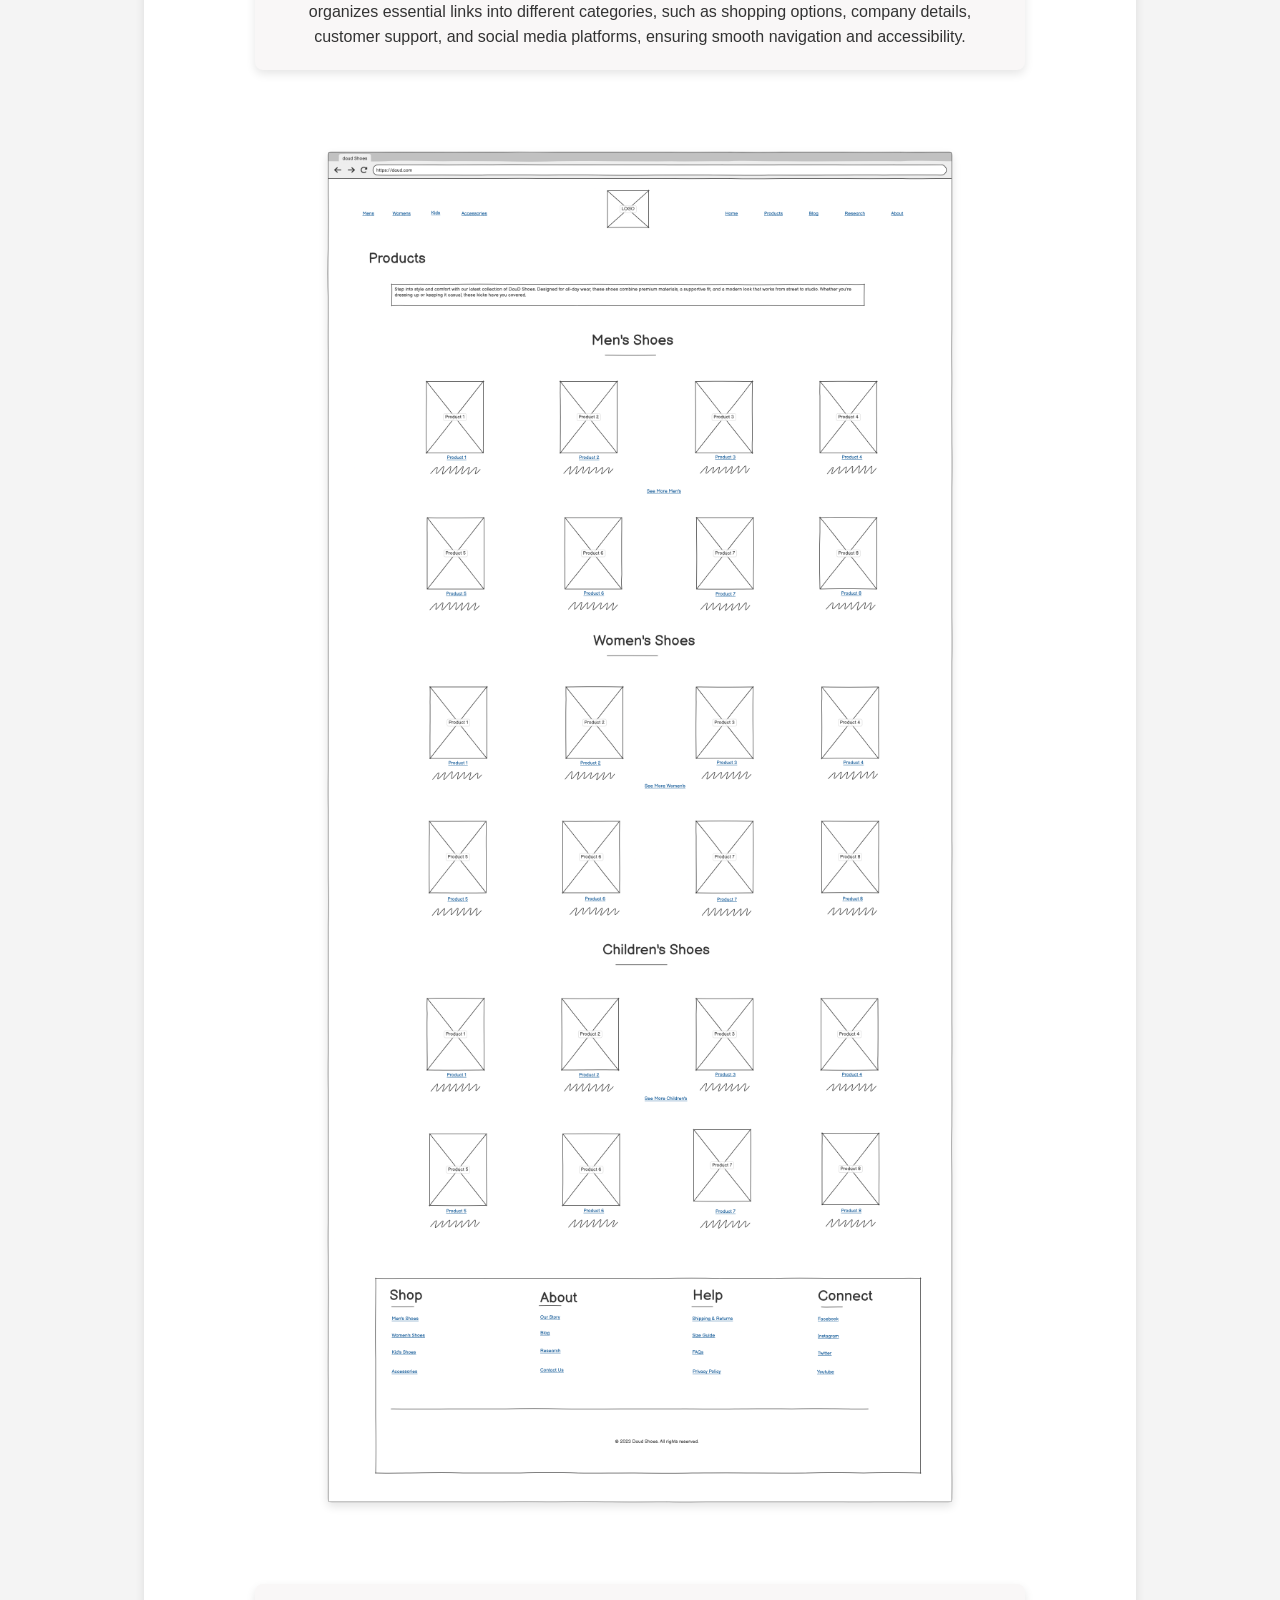
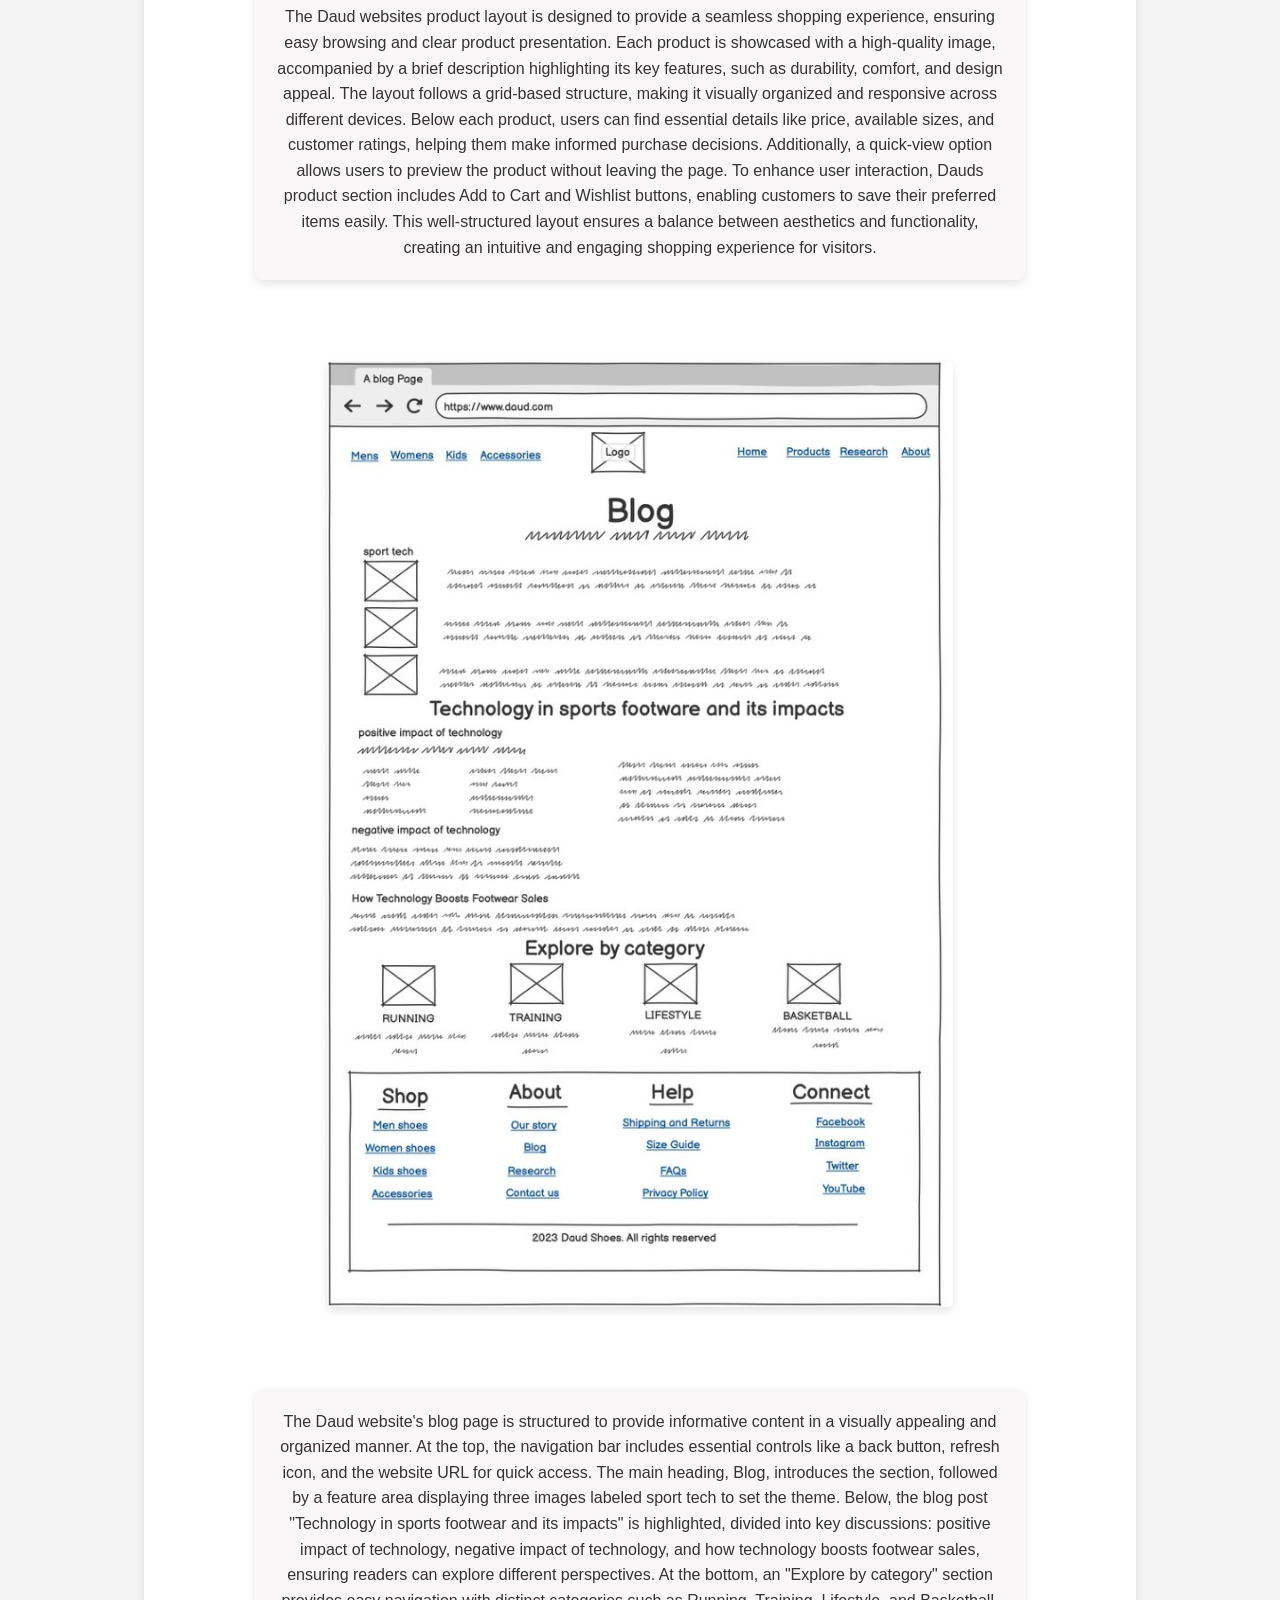
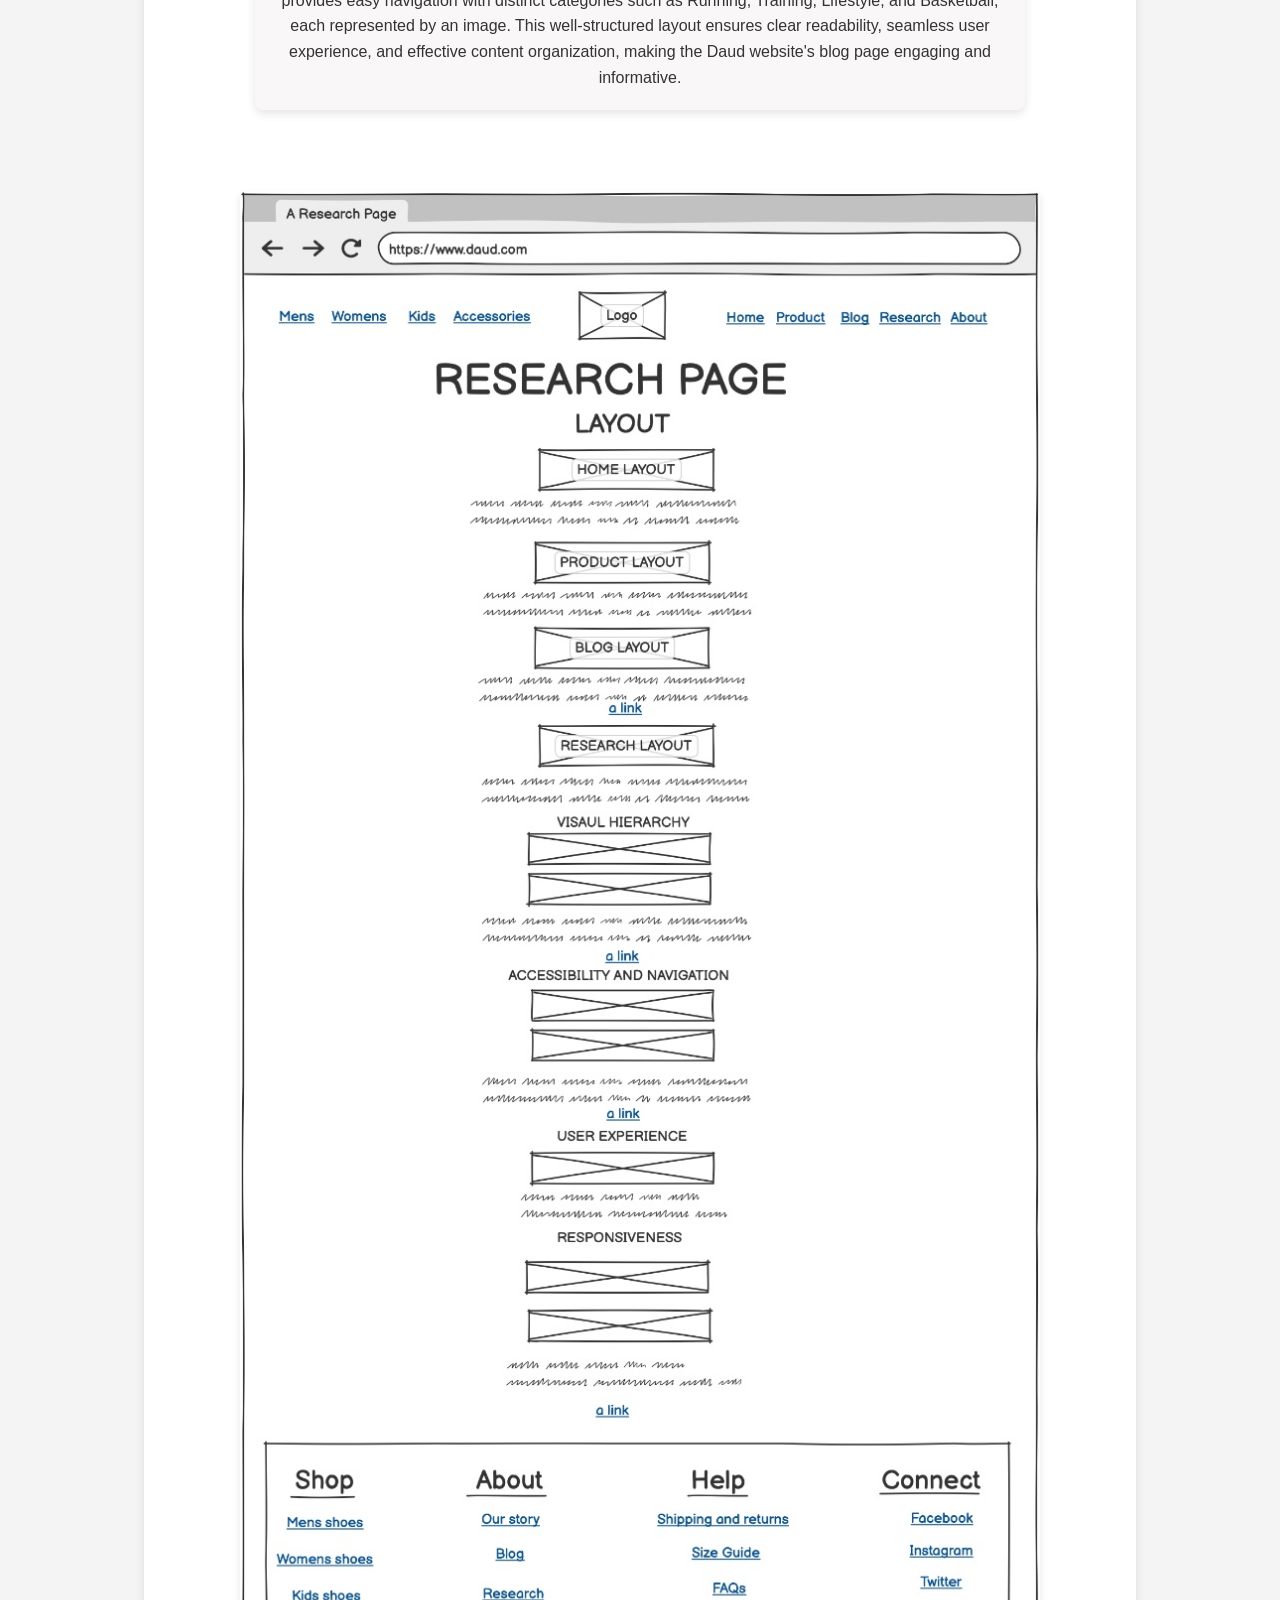
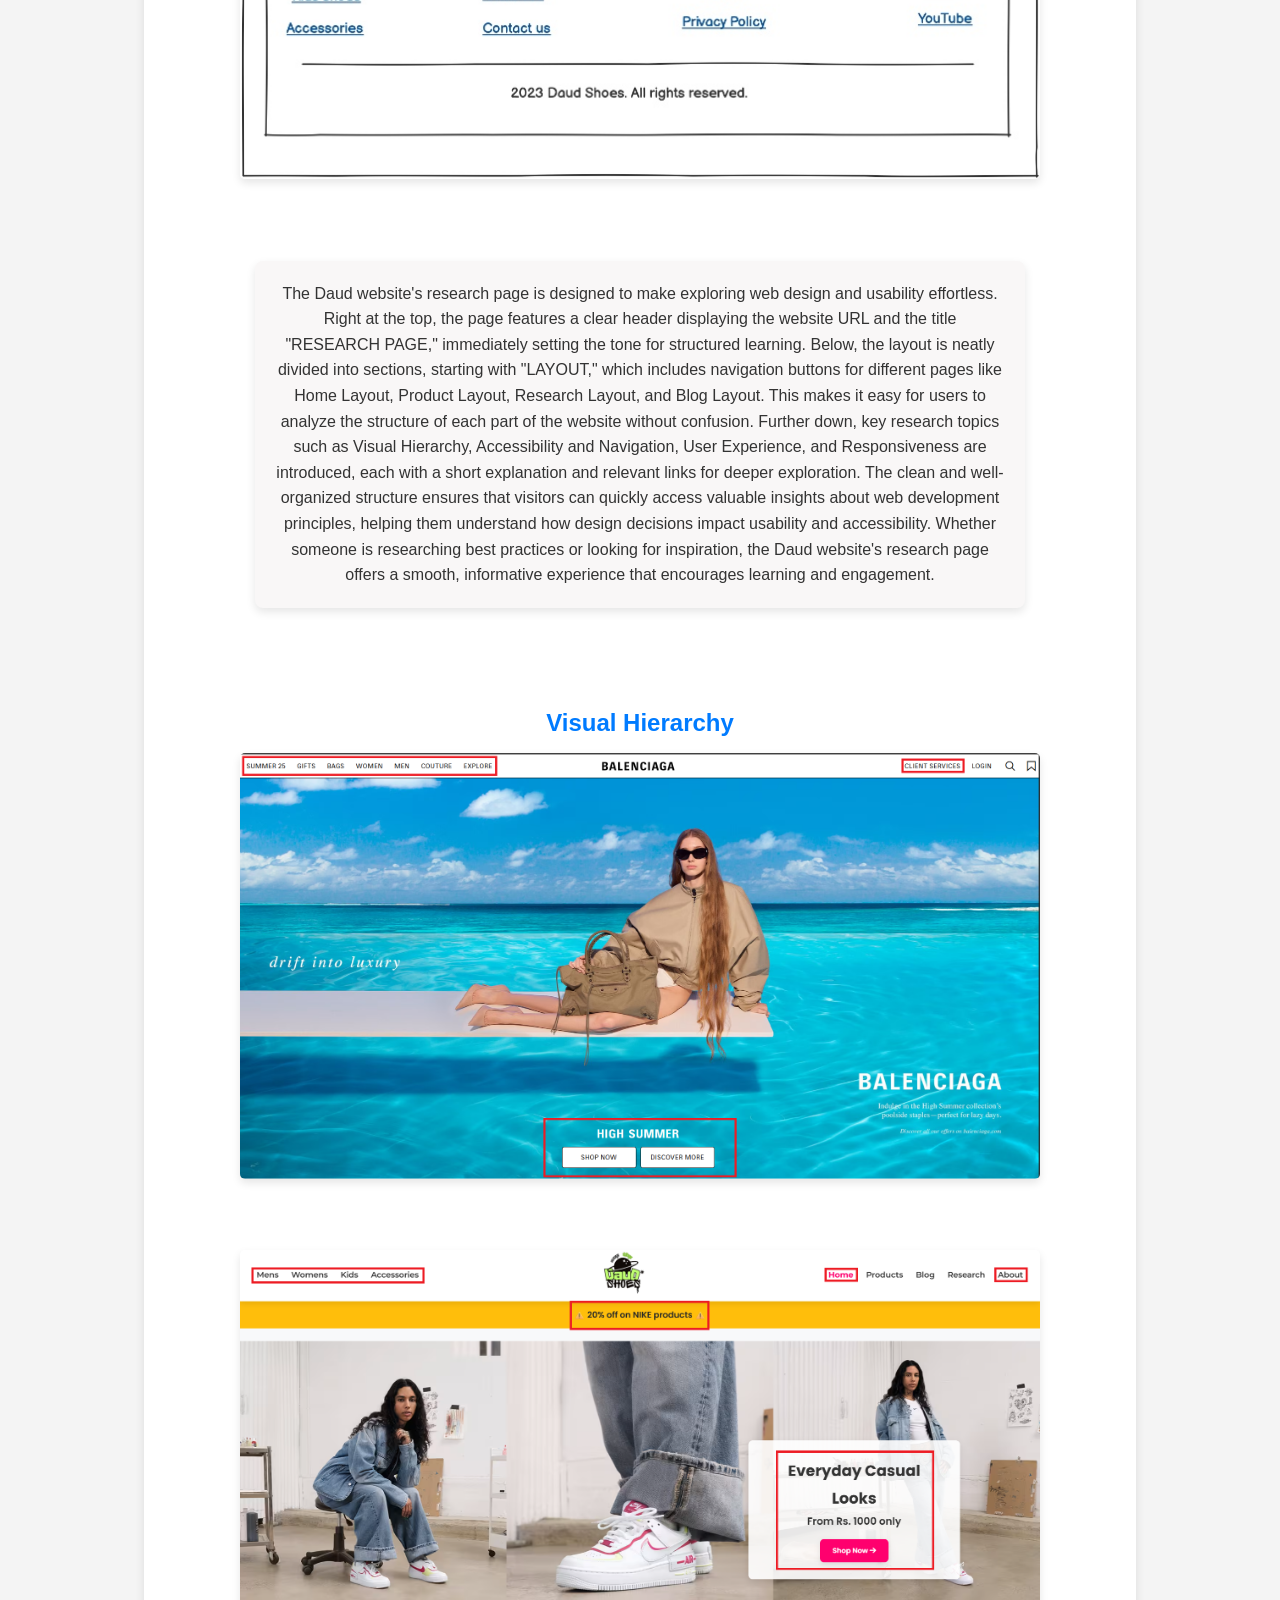
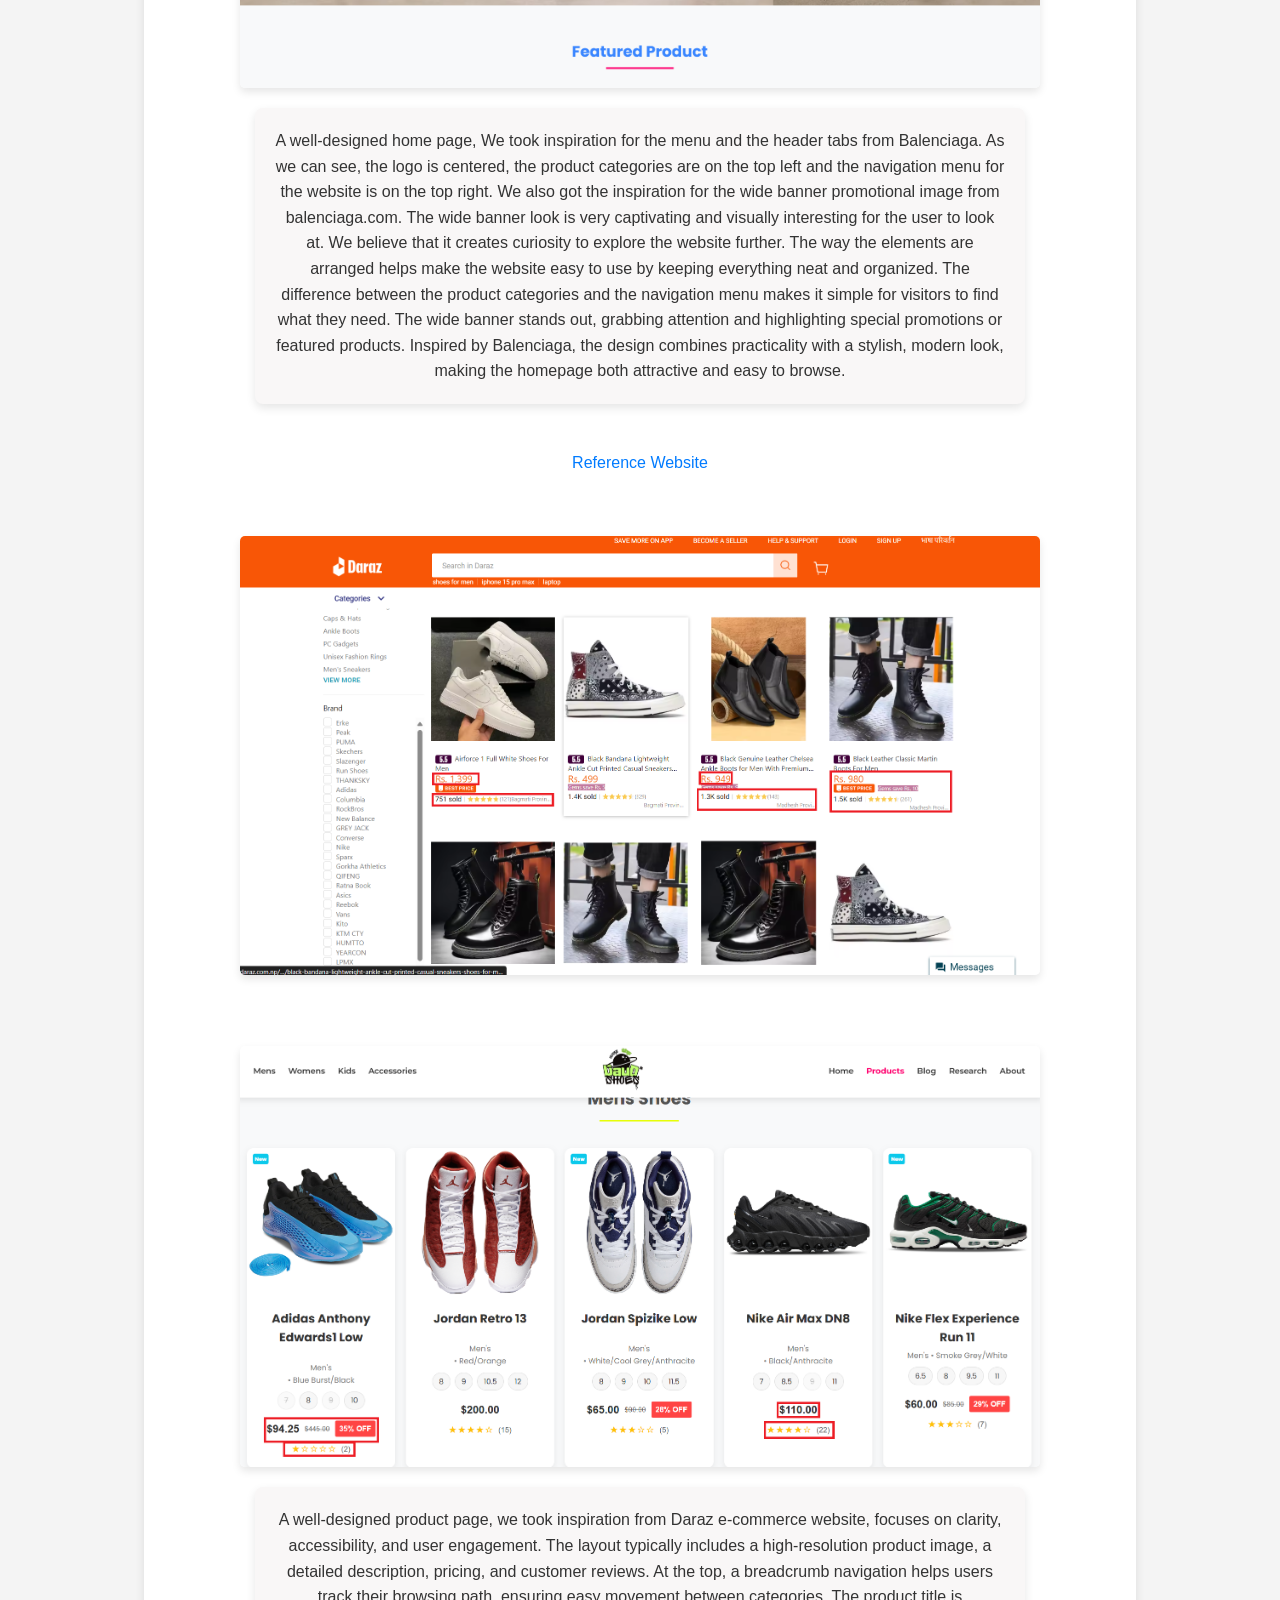
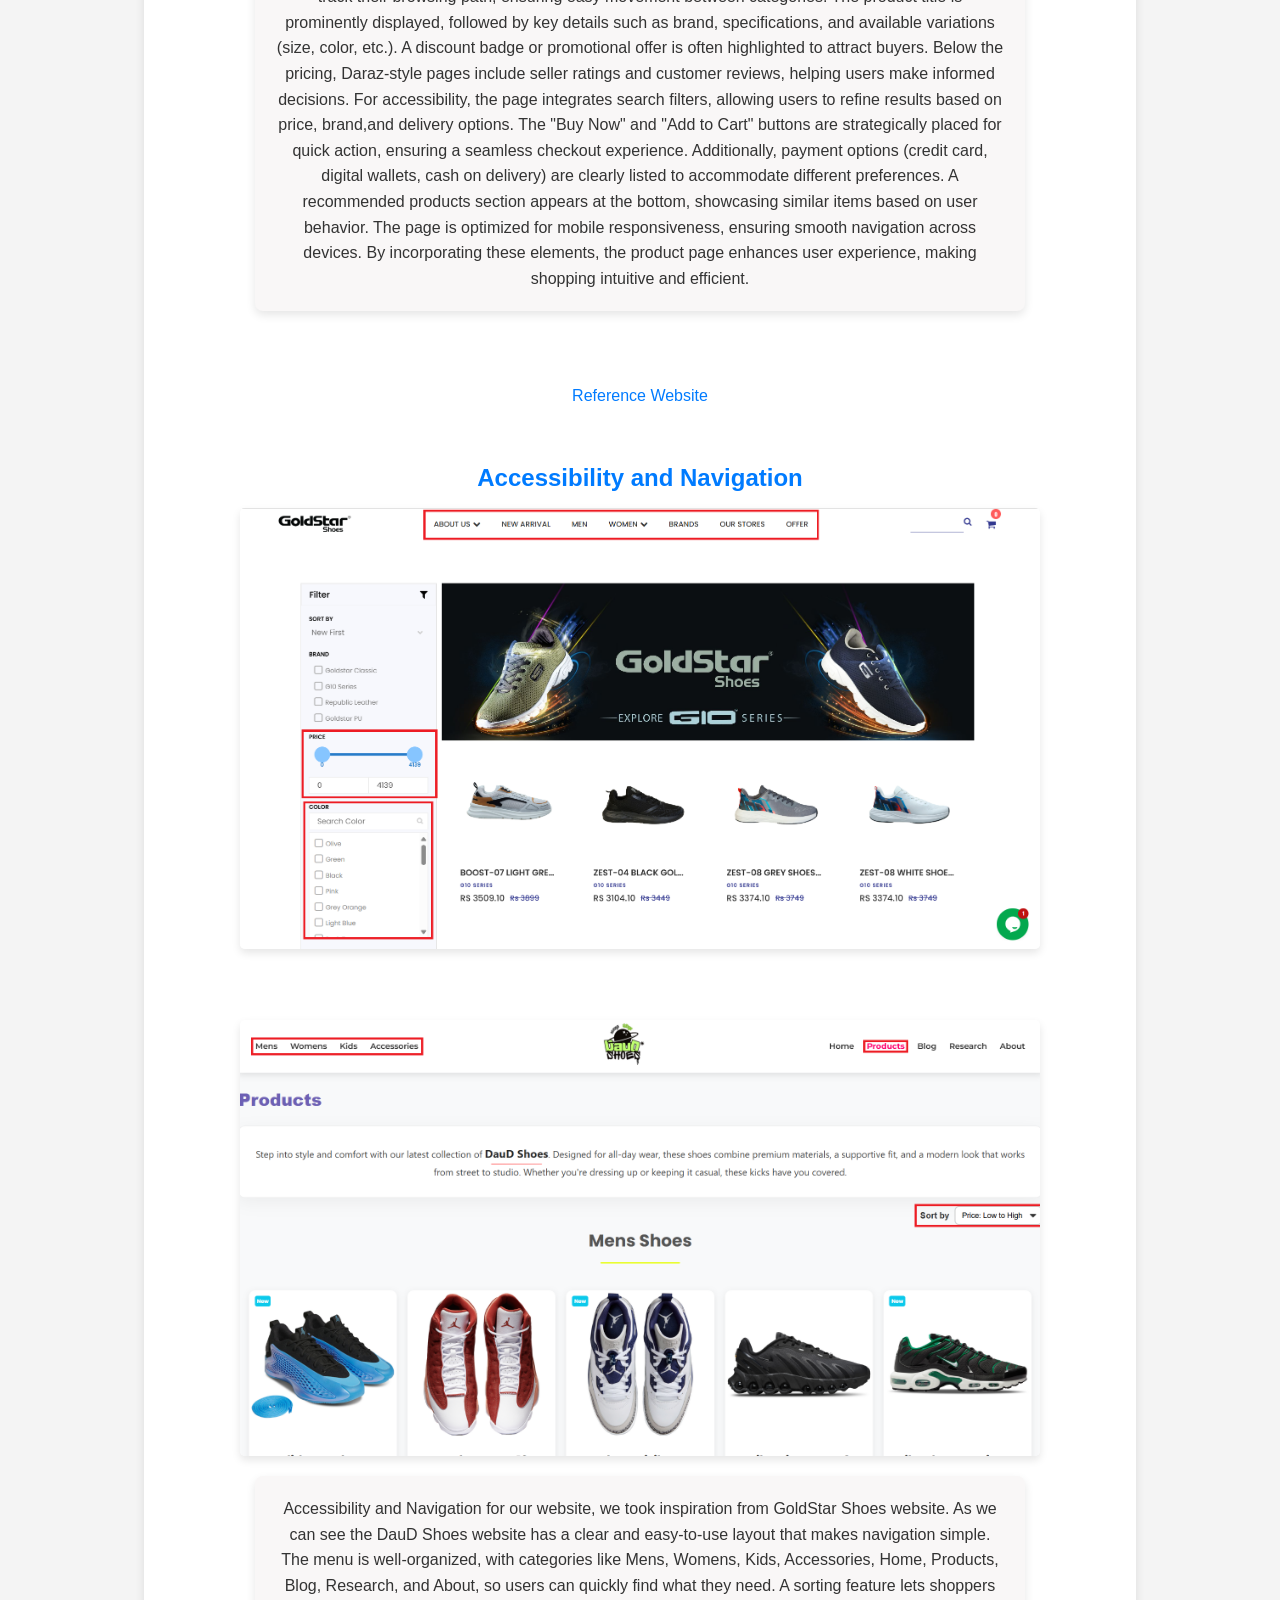
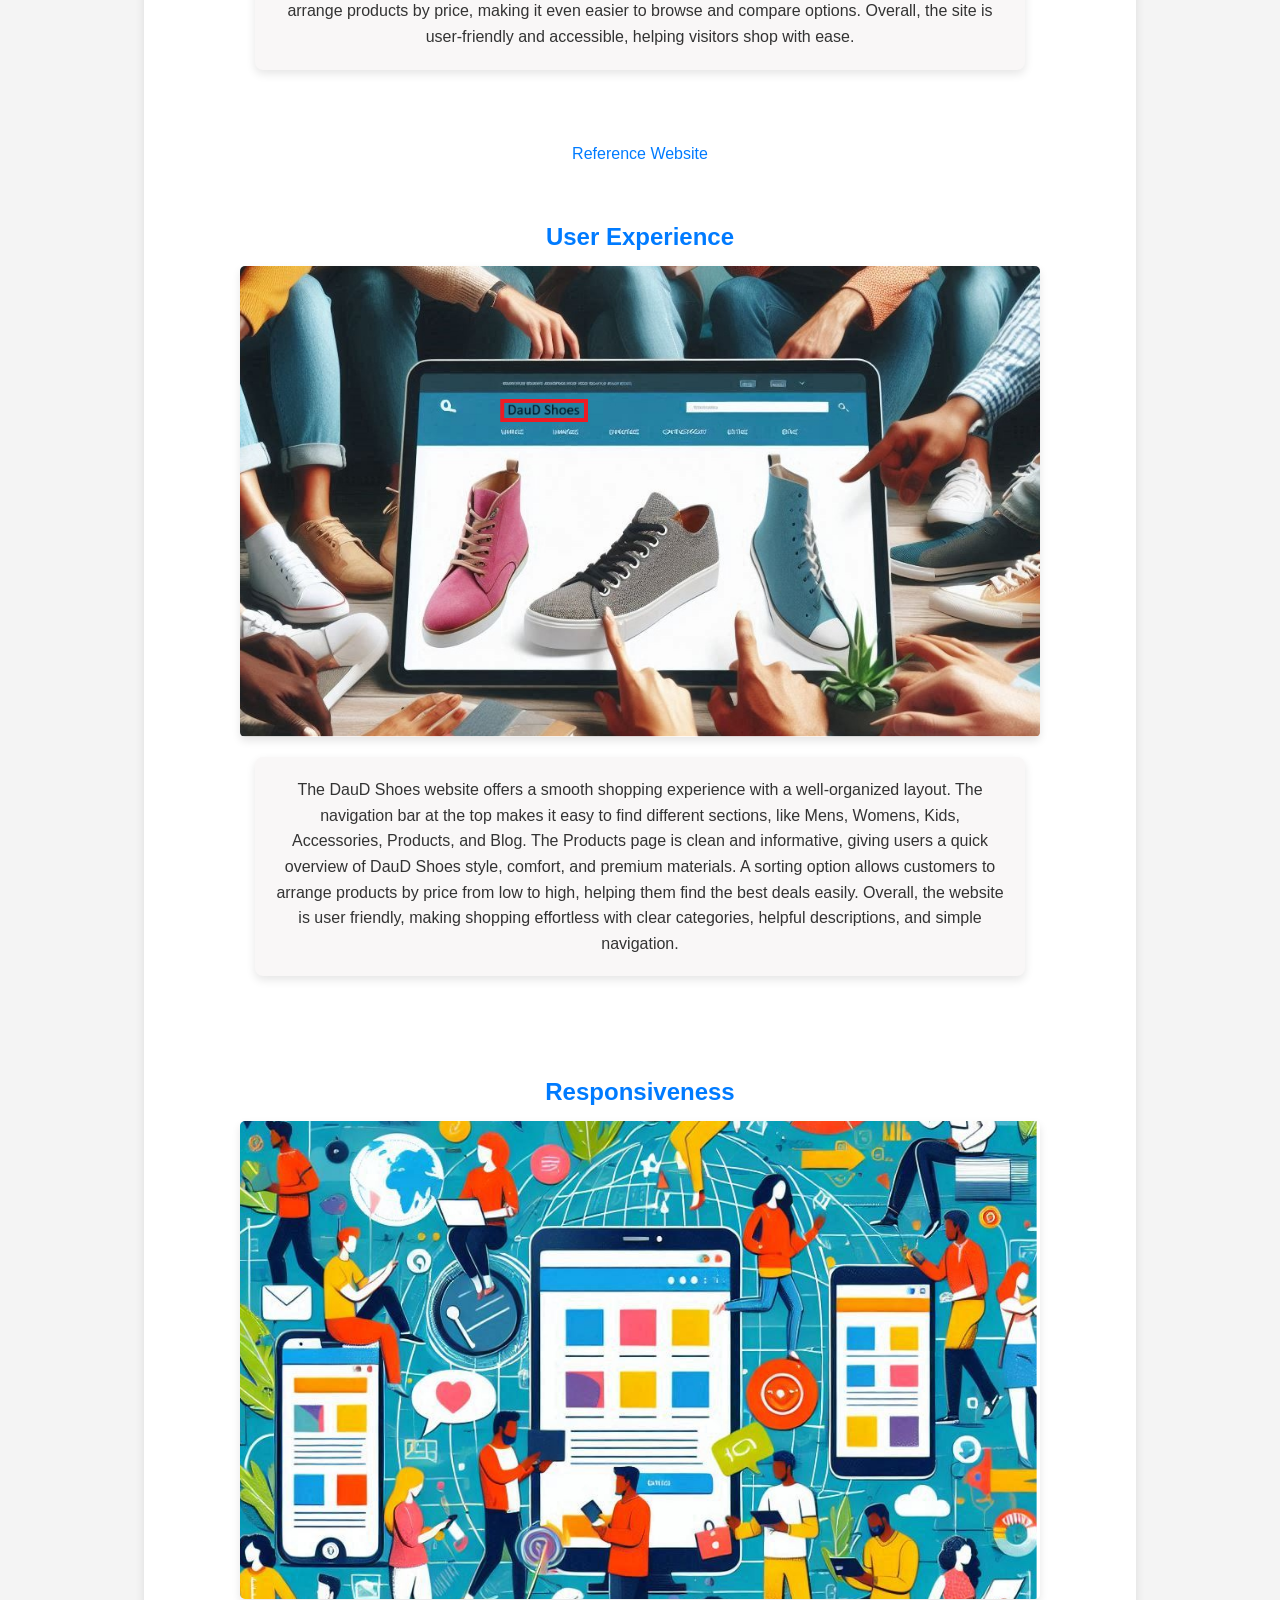
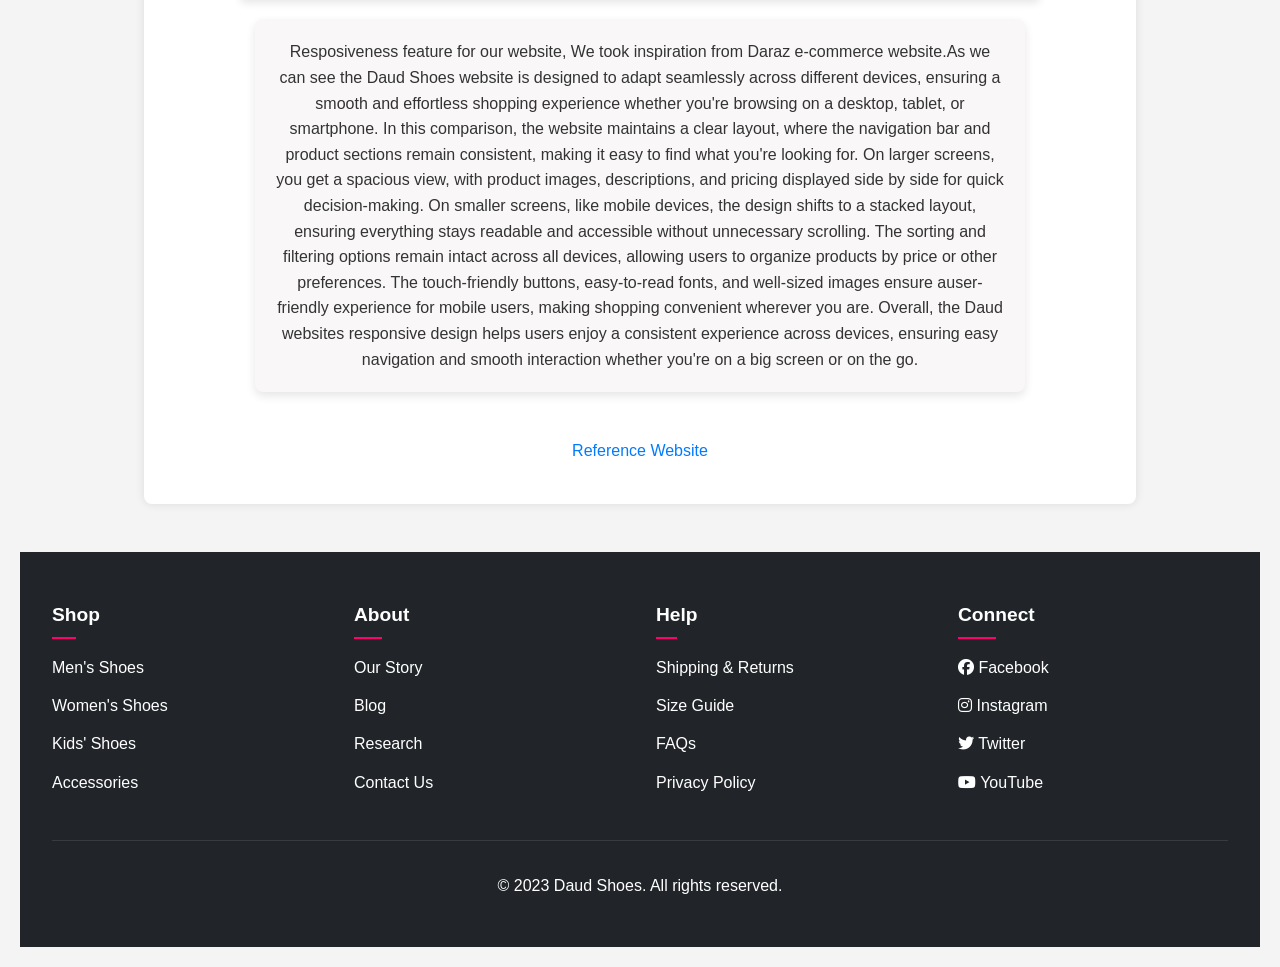
<file: research.html>
<!DOCTYPE html>
<html lang="en">
  <head>
    <meta charset="UTF-8" />
    <meta name="viewport" content="width=device-width, initial-scale=1.0" />
    <title>Daud - Shoes for everyone</title>
    <link rel="icon" type="image/x-icon" href="/src/images/favicon.ico" />
    <link rel="stylesheet" href="/src/css/style.css" />
    <link rel="stylesheet" href="/src/css/Researchstyle.css" />

    <!-- Font Awesome for icons -->
    <link
      rel="stylesheet"
      href="https://cdnjs.cloudflare.com/ajax/libs/font-awesome/6.4.0/css/all.min.css"
    />
    <style>
      .footer-links a {
  color: white;
  text-decoration: none; 
}

.footer-links a:hover {
  color: #ccc; 
}
    </style>


  </head>
  <body>
    <!-- Header Section -->
    <div class="header-container">
      <div class="product-category">
        <div>
          <a href="/products.html#mens-shoes">Mens</a>
        </div>
        <div>
          <a href="/products.html#womens-shoes">Womens</a>
        </div>
        <div>
          <a href="/products.html#children-shoes">Kids</a>
        </div>
        <div>
          <a href="/products.html#accessories">Accessories</a>
        </div>
      </div>
      <div class="header-logo">
        <a href="/index.html">
          <img src="/src/images/daud-logo.png" alt="Daud Logo" style="width: 80px;"/>
          </a>
      </div>
      <div class="navigation-bar">
        <div>
          <a href="/index.html">Home</a>
        </div>
        <div>
          <a href="/products.html">Products</a>
        </div>
        <div>
          <a href="/blog.html">Blog</a>
        </div>
        <div>
          <a href="/research.html">Research</a>
        </div>
        <div>
          <a href="/about.html">About</a>
        </div>
      </div>
    </div>


    <header>
        <h1>  Welcome to Research Page </h1>
    </header>
    <div class="Information-research">
        <section>
        <h2> DAUD LAYOUT </h2><br>
         <img src="src/images/rearch_img/Home layout.png" alt="an home layout" style="width: 65%; height:1% ;"><br><br>
            <p class="linewise">The image showcases a structured website layout for Daud's footwear e-commerce platform. At the top, 
                the header contains the company logo and a navigation menu with links such as Home, Products, Blog, Research, and About Us. Below, there is a promotional banner, likely highlighting special offers or featured products.
                 The featured product section focuses on an item, such as the Adidas Runner Max, with a description emphasizing memory foam technology and an embedded video for user engagement. 
                 Further down, a new collection display introduces multiple footwear products, allowing users to explore various styles. 
                 There is also a Who Are We?section that explains the brands philosophy, emphasizing modern aesthetics, craftsmanship, and sustainability.
                 At the bottom, the footer organizes essential links into different categories, such as shopping options, company details, customer support, and social media platforms, ensuring smooth navigation and accessibility.
            </p><br><br>
            <img src="src/images/rearch_img/Product layout.png" alt="an product layout"style="width: 65%; height:1%"><br><br>
            <p class="linewise">
                The Daud websites product layout is designed to provide a seamless shopping experience, ensuring easy browsing and clear product presentation. 
                Each product is showcased with a high-quality image, accompanied by a brief description highlighting its key features, such as durability, comfort, and design appeal.
                The layout follows a grid-based structure, making it visually organized and responsive across different devices. 
                Below each product, users can find essential details like price, available sizes, and customer ratings, helping them make informed purchase decisions. Additionally, a quick-view option allows users to preview the product without leaving the page. 
                To enhance user interaction, Dauds product section includes Add to Cart and Wishlist buttons, enabling customers to save their preferred items easily. This well-structured layout ensures a balance between aesthetics and functionality, creating an intuitive and engaging shopping experience for visitors.
            </p><br><br>
            <img src="src/images/rearch_img/Blog Layout.jpg" alt="an blog layout"style="width: 65%; height:1%"><br><br>
            <p class="linewise">
                The Daud website's blog page is structured to provide informative content in a visually appealing and organized manner. At the top, the navigation bar includes essential controls like a back button, refresh icon, 
                and the website URL for quick access. The main heading, Blog, introduces the section, followed by a feature area displaying three images labeled sport tech to set the theme. Below, the blog post "Technology in sports footwear and its impacts" is highlighted, 
                divided into key discussions: positive impact of technology, negative impact of technology, and how technology boosts footwear sales, ensuring readers can explore different perspectives. At the bottom, 
                an "Explore by category" section provides easy navigation with distinct categories such as Running, Training, Lifestyle, and Basketball, each represented by an image. This well-structured layout ensures clear readability, seamless user experience, and
                 effective content organization, making the Daud website's blog page engaging and informative.
            </p><br><br>
            <img src="src/images/rearch_img/Research layout.jpg" alt="an research layout"tyle="width: 65%; height:1%"><br><br>
            <p class="linewise">The Daud website's research page is designed to make exploring web design and usability effortless. Right at the top, the page features a clear header displaying the website URL and the title "RESEARCH PAGE," immediately setting the tone for structured learning. Below, the layout is neatly divided into sections,
                 starting with "LAYOUT," which includes navigation buttons for different pages like Home Layout, Product Layout, Research Layout, and Blog Layout. This makes it easy for users to analyze the structure of each part of the website without confusion.
                Further down, key research topics such as Visual Hierarchy, Accessibility and Navigation, User Experience, and Responsiveness are introduced, each with a short explanation and relevant links for deeper exploration. 
                The clean and well-organized structure ensures that visitors can quickly access valuable insights about web development principles, helping them understand how design decisions impact usability and accessibility. 
                Whether someone is researching best practices or looking for inspiration, the Daud website's research page offers a smooth, informative experience that encourages learning and engagement. 
                </p><br><br><br>
        </section>
        
        <section>
        <h2>Visual Hierarchy</h2>
        <img src="src/images/rearch_img/Balenciaga.png" alt="an balenciaga image"><br><br>
        <img src="src/images/rearch_img/Daud.png" alt="an daud home image">
            <p class="linewise">A well-designed home page, We took inspiration for the menu and the header tabs from Balenciaga. 
                As we can see,  the logo is centered, the product categories are on the top left and the navigation menu for the website is on the top right.
                We also got the inspiration for the wide banner promotional image from balenciaga.com. 
                The wide banner look is very captivating and visually interesting for the user to look at.
                We believe that it creates curiosity to explore the website further.
                The way the elements are arranged helps make the website easy to use by keeping everything neat and organized.
                The difference between the product categories and the navigation menu makes it simple for visitors to find what they need. 
                The wide banner stands out, grabbing attention and highlighting special promotions or featured products.
                Inspired by Balenciaga, the design combines practicality with a stylish, modern look, making the homepage both attractive and easy to browse.
            </p><br>
            <a href="https://www.balenciaga.com/">Reference Website</a><br><br><br>
            <img src="src/images/rearch_img/Darazproduct.png" alt="an darazproduct image"><br><br>
            <img src="src/images/rearch_img/Duadproduct.png" alt="an daud product image">
         <p class="linewise">A well-designed product page, we took inspiration from Daraz e-commerce website, focuses on clarity, accessibility, and user engagement. The layout typically includes a high-resolution product image,
            a detailed description, pricing, and customer reviews. At the top, a breadcrumb navigation helps users track their browsing path, ensuring easy movement between categories. 
            The product title is prominently displayed, followed by key details such as brand, specifications, and available variations (size, color, etc.). 
            A discount badge or promotional offer is often highlighted to attract buyers. Below the pricing, Daraz-style pages include seller ratings and customer reviews, helping users make informed decisions. For accessibility, 
            the page integrates search filters, allowing users to refine results based on price, brand,and delivery options. The "Buy Now" and "Add to Cart" buttons are strategically placed for quick action, ensuring a seamless checkout experience. 
            Additionally, payment options (credit card, digital wallets, cash on delivery) are clearly listed to accommodate different preferences. A recommended products section appears at the bottom, showcasing similar items based on user behavior.
             The page is optimized for mobile responsiveness, ensuring smooth navigation across devices. By incorporating these elements, the product page enhances user experience, making shopping intuitive and efficient.
            </p><br><br> 
        <a href="https://www.daraz.com.np/">Reference Website</a><br><br><br>
        </section>

        <section>
        <h2>Accessibility and Navigation </h2>
        <img src="src/images/rearch_img/GoldStarnavigation.png" alt="an adiddas navigation"><br><br>
        <img src="src/images/rearch_img/Daudnavigation.png" alt="an daud navigation image">
        <p class="linewise">Accessibility and Navigation for our website, we took inspiration from GoldStar Shoes website. As we can see the DauD Shoes website has a clear and easy-to-use layout that makes navigation simple.
                The menu is well-organized, with categories like Mens, Womens, Kids, Accessories, Home, Products, Blog, Research, and About,
               so users can quickly find what they need. A sorting feature lets shoppers arrange products by price, making it even easier to browse and compare options. 
                Overall, the site is user-friendly and accessible, helping visitors shop with ease.
            </p><br><br>
        <a href="https://www.goldstarshoes.com/">Reference Website</a><br><br><br>
        </section>

        <section>
            <h2>User Experience</h2>
            <img src="src/images/rearch_img/Userexperience.png" alt="an image of user experience">
            <p class="linewise">The DauD Shoes website offers a smooth shopping experience with a well-organized layout. The navigation bar at the top makes it easy to find different sections, like Mens, Womens, Kids, Accessories, Products, and Blog.  
                 The Products page is clean and informative, giving users a quick overview of DauD Shoes style, comfort, and premium materials. A sorting option allows customers to arrange products by price from low to high, helping them find the best deals easily.  
                 Overall, the website is user friendly, making shopping effortless with clear categories, helpful descriptions, and simple navigation.
                </p>
            </section><br><br><br>

        <section>
        <h2>Responsiveness</h2>
        <img src="src/images/rearch_img/Responsiveness.png" alt="an image of resposiveness">
       <p class="linewise">Resposiveness feature for our website, We took inspiration from Daraz e-commerce website.As we can see the Daud Shoes website is designed to adapt seamlessly across different devices, ensuring a smooth and effortless shopping experience whether you're browsing on a desktop, tablet, or smartphone.  
        In this comparison, the website maintains a clear layout, where the navigation bar and product sections remain consistent, making it easy to find what you're looking for. On larger screens, 
        you get a spacious view, with product images, descriptions, and pricing displayed side by side for quick decision-making.
        On smaller screens, like mobile devices, the design shifts to a stacked layout, ensuring everything stays readable and accessible without unnecessary scrolling.  
        The sorting and filtering options remain intact across all devices, allowing users to organize products by price or other preferences. The touch-friendly buttons, easy-to-read fonts, and well-sized images ensure auser-friendly experience for mobile users, 
        making shopping convenient wherever you are. Overall, the Daud websites responsive design helps users enjoy a consistent experience across devices, ensuring easy navigation and smooth interaction whether you're on a big screen or on the go.  
        </p><br>
        <a href="https://www.daraz.com.np">Reference Website</a><br><br>
        </section>
    </div>
<!-- Footer Section -->
<div class="footer">
    <div class="footer-content">
      <div class="footer-section">
        <h3 class="footer-title">Shop</h3>
        <ul class="footer-links" style="color: white;">
          <li><a href="/products.html#mens-shoes">Men's Shoes</a></li>
          <li><a href="/products.html#womens-shoes">Women's Shoes</a></li>
          <li><a href="/products.html#children-shoes">Kids' Shoes</a></li>
          <li><a href="/products.html#accessories">Accessories</a></li>
        </ul>
      </div>
      <div class="footer-section">
        <h3 class="footer-title">About</h3>
        <ul class="footer-links">
          <li><a href="/about.html">Our Story</a></li>
          <li><a href="/blog.html">Blog</a></li>
          <li><a href="/research.html">Research</a></li>
          <li><a href="/contact.html">Contact Us</a></li>
        </ul>
      </div>
      <div class="footer-section">
        <h3 class="footer-title">Help</h3>
        <ul class="footer-links">
          <li><a href="#">Shipping & Returns</a></li>
          <li><a href="#">Size Guide</a></li>
          <li><a href="#">FAQs</a></li>
          <li><a href="#">Privacy Policy</a></li>
        </ul>
      </div>
      <div class="footer-section">
        <h3 class="footer-title">Connect</h3>
        <ul class="footer-links">
          <li><a href="#"><i class="fab fa-facebook"></i> Facebook</a></li>
          <li><a href="#"><i class="fab fa-instagram"></i> Instagram</a></li>
          <li><a href="#"><i class="fab fa-twitter"></i> Twitter</a></li>
          <li><a href="#"><i class="fab fa-youtube"></i> YouTube</a></li>
        </ul>
      </div>
    </div>
    <div class="footer-bottom">
      <p>&copy; 2023 Daud Shoes. All rights reserved.</p>
    </div>
  </div>

  <script>
    // Highlight current page in navigation
    const path = window.location.pathname;
    const currentFileName = path.substring(path.lastIndexOf("/") + 1);
    const links = document.getElementsByTagName("a");
    for (let element of links) {
      const path1 = element.href;
      const currentFileName1 = path1.substring(path1.lastIndexOf("/") + 1);
      if (currentFileName == currentFileName1) {
       
      }
    }
  </script>
  <script src="/src/js/index.js"></script>
<!-- Code injected by live-server -->
<script>
  // <![CDATA[  <-- For SVG support
  if ('WebSocket' in window) {
      (function () {
          function refreshCSS() {
              var sheets = [].slice.call(document.getElementsByTagName("link"));
              var head = document.getElementsByTagName("head")[0];
              for (var i = 0; i < sheets.length; ++i) {
                  var elem = sheets[i];
                  var parent = elem.parentElement || head;
                  parent.removeChild(elem);
                  var rel = elem.rel;
                  if (elem.href && typeof rel != "string" || rel.length == 0 || rel.toLowerCase() == "stylesheet") {
                      var url = elem.href.replace(/(&|\?)_cacheOverride=\d+/, '');
                      elem.href = url + (url.indexOf('?') >= 0 ? '&' : '?') + '_cacheOverride=' + (new Date().valueOf());
                  }
                  parent.appendChild(elem);
              }
          }
          var protocol = window.location.protocol === 'http:' ? 'ws://' : 'wss://';
          var address = protocol + window.location.host + window.location.pathname + '/ws';
          var socket = new WebSocket(address);
          socket.onmessage = function (msg) {
              if (msg.data == 'reload') window.location.reload();
              else if (msg.data == 'refreshcss') refreshCSS();
          };
          if (sessionStorage && !sessionStorage.getItem('IsThisFirstTime_Log_From_LiveServer')) {
              console.log('Live reload enabled.');
              sessionStorage.setItem('IsThisFirstTime_Log_From_LiveServer', true);
          }
      })();
  }
  else {
      console.error('Upgrade your browser. This Browser is NOT supported WebSocket for Live-Reloading.');
  }
  // ]]>
</script>

</body>
</html>
</file>
<file: src/css/Deep Hang Limbu.css>
.container:hover {
    transform: translateY(-15px);
  }
  

  .container > a {
    padding-left: 10px;
    padding-right: 10px;
    color: #ffffff;
    text-decoration-color: #e0e0e0;
    text-decoration: none;
  }

  .container > a:hover {
    text-decoration: underline;
    text-decoration-color: #4fc3f7;
    color: #4fc3f7;
    transform: translateY(-3px);
  }

  .container-inner{
        margin-top: 30px;
    display: flex;
    justify-content: center;
    gap: 20px;
  }

  .logo-link {
    display: flex;
    align-items: center;
    text-decoration: none;
    color: inherit;
    justify-content: center;
  }

  .logo {
    width: 30px; 
    height: auto;
    
  }

  .container > h3 {
    color: #4fc3f7;
    font-size: 1.5  rem;
    margin-bottom: 1rem;
    text-align: center;
    transition: color 0.4s ease, transform 0.4s ease;
  }
  
  .container h3:hover {
    color: #ffffff;
    transform: scale(1.1);
  }
</file>
<file: src/css/Prabinportfoliostyle.css>
body {
    font-family: 'Montserrat', sans-serif;
    background: linear-gradient(135deg, #0f0c29 0%, #302b63 100%);
    color: #e0e0e0;
    line-height: 1.6;
    min-height: 100vh;
    overflow-x: hidden;
  }
  
  header {
    background: linear-gradient(to right, #4fc3f7, #0288d1);
    color: #ffffff;
    text-align: center;
    padding: 4rem 1rem;
    box-shadow: 0 4px 15px rgba(0, 0, 0, 0.4);
    position: relative;
    overflow: hidden;
    border-bottom: 5px solid #0288d1;
  }
  
  header::before {
    content: '';
    position: absolute;
    top: 0;
    left: 0;
    width: 100%;
    height: 100%;
    background: radial-gradient(circle, rgba(255,255,255,0.3) 0%, transparent 70%);
    opacity: 0.4;
    transition: opacity 0.3s ease;
  }
  
  header:hover::before {
    opacity: 0.6;
  }
  
  header h1 {
    font-size: 3.5rem;
    margin-bottom: 0.5rem;
    text-transform: uppercase;
    letter-spacing: 5px;
    text-shadow: 3px 3px 8px rgba(0, 0, 0, 0.4);
    position: relative;
    animation: slideIn 1s ease-out;
  }
  
  header p {
    font-size: 1.5rem;
    opacity: 0.9;
    position: relative;
    animation: fadeIn 1.5s ease-out;
    margin-left: 50px;
    margin-right: 50px;
  }
  
  .picture{
    display: flex;
    justify-content: center;
    margin: 3rem 0;
  }
  
  .picture img {
    border-radius: 50%;
    border: 10px solid #252f3f;
    box-shadow: 0 0 40px rgba(79, 195, 247, 0.5);
    transition: transform 0.5s ease, box-shadow 0.5s ease;
  }
  
  .picture img:hover {
    transform: scale(1.25) rotate(5deg);
    box-shadow: 0 0 70px rgba(2, 136, 209, 0.7);
  }
  
  .mydetails {
    max-width: 900px;
    margin: 2rem auto;
    padding: 3rem;
    background: #252f3f;
    border-radius: 20px;
    box-shadow: 0 10px 30px rgba(0, 0, 0, 0.6), 0 0 25px rgba(79, 195, 247, 0.3);
    transition: transform 0.5s ease, box-shadow 0.5s ease, background 0.4s ease;
  }
  
  .mydetails:hover {
    transform: translateY(-15px);
    box-shadow: 0 15px 40px rgba(79, 195, 247, 0.5), 0 0 40px rgba(2, 136, 209, 0.6);
    background: #2e3b52;
  }
  
  .mydetails h2 {
    color: #4fc3f7;
    font-size: 2.5rem;
    margin-bottom: 1.5rem;
    border-bottom: 4px solid #0288d1;
    display: inline-block;
    transition: color 0.4s ease, transform 0.4s ease;
  }
  
  .mydetails h2:hover {
    color: #81d4fa;
    transform: scale(1.1);
  }
  
  .mydetails p {
    margin: 1.2rem 0;
    font-size: 1.2rem;
  }
  
  .mydetails strong {
    color: #e0e0e0;
  }
  .form {
    max-width: 900px;
    margin: 3rem auto;
    padding: 3rem;
    background: #252f3f;
    border-radius: 20px;
    box-shadow: 0 10px 30px rgba(0, 0, 0, 0.6), 0 0 25px rgba(79, 195, 247, 0.3);
    transition: transform 0.5s ease, box-shadow 0.5s ease, background 0.4s ease;
  }
  
  .form:hover {
    transform: translateY(-15px);
    box-shadow: 0 15px 40px rgba(79, 195, 247, 0.5), 0 0 40px rgba(2, 136, 209, 0.6);
    background: #2e3b52;
  }
  
  .form h2 {
    color: #4fc3f7;
    font-size: 2.5rem;
    margin-bottom: 1.5rem;
    text-align: center;
    transition: color 0.4s ease, transform 0.4s ease;
  }
  
  .form h2:hover {
    color: #81d4fa;
    transform: scale(1.1);
  }
  
  form {
    display: flex;
    flex-direction: column;
    gap: 1.5rem;
  }
  
  label {
    font-size: 1.3rem;
    color: #e0e0e0;
    font-weight: 600;
  }
  
  input, textarea {
    padding: 1.2rem;
    border: 2px solid #4fc3f7;
    border-radius: 10px;
    font-size: 1.2rem;
    background: #1a1a2e;
    color: #e0e0e0;
    transition: border-color 0.4s ease, transform 0.4s ease, box-shadow 0.4s ease;
  }
  
  input:hover, textarea:hover {
    box-shadow: 0 0 20px rgba(79, 195, 247, 0.4);
  }
  
  input:focus, textarea:focus {
    outline: none;
    border-color: #81d4fa;
    transform: scale(1.03);
    box-shadow: 0 0 25px rgba(2, 136, 209, 0.5);
  }
  
  textarea {
    resize: vertical;
    min-height: 140px;
  }
  
  button {
    background: #4fc3f7;
    color: #1a1a2e;
    padding: 1.2rem;
    border: none;
    border-radius: 10px;
    font-size: 1.3rem;
    font-weight: 600;
    cursor: pointer;
    transition: background 0.4s ease, transform 0.4s ease, box-shadow 0.4s ease;
  }
  
  button:hover {
    background: #81d4fa;
    transform: translateY(-6px);
    box-shadow: 0 6px 25px rgba(2, 136, 209, 0.7);
  }
  
  button:active {
    transform: translateY(0);
  }
  
  @keyframes slideIn {
    from {
      transform: translateY(-50px);
      opacity: 0;
    }
    to {
      transform: translateY(0);
      opacity: 1;
    }
  }
  
  @keyframes fadeIn {
    from {
      opacity: 0;
    }
    to {
      opacity: 0.9;
    }
  }
  
  
  @media (max-width: 768px) {
    header h1 {
      font-size: 2.6rem;
    }
  
    header p {
      font-size: 1.3rem;
    }
  
    .mydetails {
      margin: 1.5rem;
      padding: 2rem;
    }

    .form {
      margin: 1.5rem;
      padding: 2rem;
    }
  
  
    .picture img {
      width: 160px;
      height: 160px;
    }
  }
  
  @media (max-width: 480px) {
    header {
      padding: 2.5rem 0.8rem;
    }
  
    .mydetails h2, .form h2 {
      font-size: 1.9rem;
    }
  
    input, textarea, button {
      font-size: 1.1rem;
    }
  
    .picture img {
      width: 120px;
      height: 120px;
    }   

  }

  .footer {
    
    text-align: center;
    max-width: 900px;
    margin: 3rem auto;
    padding: 3rem;
    background: #252f3f;
    border-radius: 20px;
    box-shadow: 0 10px 30px rgba(0, 0, 0, 0.6), 0 0 25px rgba(79, 195, 247, 0.3);
    transition: transform 0.5s ease, box-shadow 0.5s ease, background 0.4s ease;
  }
  
  .footer:hover {
    transform: translateY(-15px);
    box-shadow: 0 15px 40px rgba(79, 195, 247, 0.5), 0 0 40px rgba(2, 136, 209, 0.6);
    background: #2e3b52;
  }
  

  .footer > div > a {
    padding-left: 10px;
    padding-right: 10px;
    color: #ffffff;
    text-decoration-color: #e0e0e0;
    text-decoration: none;
  }

  .footer > div > a:hover {
    text-decoration: underline;
    text-decoration-color: #4fc3f7;
    color: #4fc3f7;
    transform: translateY(-3px);
  }

  .footer-inner{
        margin-top: 30px;
    display: flex;
    justify-content: center;
    gap: 20px;
  }

  .logo-link {
    display: flex;
    align-items: center;
    text-decoration: none;
    color: inherit;
    justify-content: center;
  }

  .logo {
    width: 30px; 
    height: auto;
    
  }

  .footer > h3 {
    color: #4fc3f7;
    font-size: 1.5  rem;
    margin-bottom: 1rem;
    text-align: center;
    transition: color 0.4s ease, transform 0.4s ease;
  }
  
  .footer h3:hover {
    color: #ffffff;
    transform: scale(1.1);
  }
</file>
<file: src/css/style.css>
/* Import Google Fonts */
@import url("https://fonts.googleapis.com/css2?family=Poppins:wght@300;400;500;600;700&display=swap");
@import url("https://fonts.googleapis.com/css2?family=Montserrat:wght@400;500;600;700;800&display=swap");

@font-face {
  font-family: "Syne";
  src: url(/src/fonts/SyneMono-Regular.ttf);
}

/* CSS Variables for consistent theming */
:root {
  --primary-color: #3a86ff;
  --secondary-color: #ff006e;
  --accent-color: #ffbe0b;
  --text-color: #333333;
  --light-bg: #f8f9fa;
  --dark-bg: #212529;
  --border-radius: 8px;
  --box-shadow: 0 4px 12px rgba(0, 0, 0, 0.1);
  --transition: all 0.3s ease;
}

/* Global Styles */
* {
  box-sizing: border-box;
  margin: 0;
  padding: 0;
}

body {
  background-color: var(--light-bg);
  font-family: "Poppins", sans-serif;
  margin: 0;
  color: var(--text-color);
  line-height: 1.6;
}

a {
  text-decoration: none;
  color: inherit;
  transition: var(--transition);
}

button {
  background-color: var(--secondary-color);
  color: white;
  border: none;
  padding: 12px 24px;
  border-radius: var(--border-radius);
  font-weight: 600;
  cursor: pointer;
  transition: var(--transition);
  font-family: "Poppins", sans-serif;
  box-shadow: var(--box-shadow);
}

button:hover {
  background-color: #e5006c;
  transform: translateY(-2px);
}

/* Header Styles */
.header-container {
  height: 100px;
  background-color: white;
  display: flex;
  flex-wrap: wrap;
  flex-direction: row;
  justify-content: space-between;
  align-items: center;
  z-index: 100;
  padding: 0 2rem;
  box-shadow: var(--box-shadow);
  position: sticky;
  top: 0;
}

.header-container > div > div > a {
  margin: auto;
  text-align: center;
  font-family: "Montserrat", sans-serif;
  font-weight: 600;
  color: var(--text-color);
  position: relative;
}

.header-container > div > div > a::after {
  content: "";
  position: absolute;
  width: 0;
  height: 2px;
  bottom: -4px;
  left: 0;
  background-color: var(--secondary-color);
  transition: var(--transition);
}

.header-container > div > div > a:hover::after {
  width: 100%;
}

.header-container > div > div > a:hover {
  color: var(--secondary-color);
}

.header-container > div > div > a:active {
  color: var(--secondary-color);
}

.product-category {
  display: flex;
  gap: 1.5rem;
  align-items: center;
}

.product-category > div {
  text-align: center;
  font-size: 15px;
  font-weight: 500;
}

.header-logo {
  display: flex;
  align-items: center;
  justify-content: center;
}

.header-logo img {
  transition: var(--transition);
}

.header-logo img:hover {
  transform: scale(1.05);
}

.navigation-bar {
  display: flex;
  gap: 1.5rem;
  align-items: center;
}

.navigation-bar > div {
  text-align: center;
  font-size: 15px;
  font-weight: 500;
}

/* Banner Styles */
.image-holder {
  position: relative;
  width: 100%;
  height: 500px;
  overflow: hidden;
  margin-bottom: 2rem;
}

.image-holder > img {
  width: 100%;
  height: 100%;
  object-fit: cover;
  object-position: center;
  border: none;
  box-shadow: none;
}

.inside-image {
  position: absolute;
  right: 10%;
  bottom: 10%;
  background-color: rgba(255, 255, 255, 0.9);
  color: var(--text-color);
  font-size: 1.2rem;
  font-weight: 600;
  padding: 2rem;
  border-radius: var(--border-radius);
  text-align: center;
  box-shadow: var(--box-shadow);
  max-width: 400px;
  line-height: 1.8;
}

.inside-image button {
  margin-top: 1rem;
}

/* Announcement Banner */
.under-header-announcement {
  background-color: var(--accent-color);
  color: var(--dark-bg);
  text-align: center;
  padding: 0.8rem;
  font-weight: 600;
  font-size: 1rem;
  margin-bottom: 1.5rem;
}

/* Featured Product */
.featured-product {
  background-color: white;
  border-radius: var(--border-radius);
  box-shadow: var(--box-shadow);
  margin: 2rem auto;
  max-width: 1200px;
  overflow: hidden;
}

.featured-product h2 {
  color: var(--text-color);
  font-size: 1.8rem;
  margin-bottom: 0.5rem;
}

.featured-product p {
  color: #666;
  margin-bottom: 1.5rem;
  font-size: 1.1rem;
}

/* Products Showcase */
.products-showcase {
  width: 100%;
  display: flex;
  flex-wrap: wrap;
  justify-content: center;
  gap: 2rem;
  padding: 2rem 0;
}

.products-showcase div {
  background-color: white;
  border-radius: var(--border-radius);
  padding: 1.5rem;
  text-align: center;
  box-shadow: var(--box-shadow);
  transition: var(--transition);
  width: 300px;
  border: none;
}

.products-showcase div:hover {
  transform: translateY(-10px);
}

.products-showcase div img {
  width: 100%;
  height: 200px;
  object-fit: cover;
  border-radius: var(--border-radius);
  margin-bottom: 1rem;
}

.product-title {
  font-weight: 600;
  margin: 0.5rem 0;
}

.product-price {
  color: var(--secondary-color);
  font-weight: 700;
  margin-bottom: 1rem;
}

/* About Section */
.about-section {
  background-color: white;
  padding: 3rem;
  border-radius: var(--border-radius);
  margin: 2rem 0;
  box-shadow: var(--box-shadow);
}

.about-title {
  font-size: 2rem;
  font-weight: 700;
  color: var(--secondary-color);
  margin-bottom: 1.5rem;
  position: relative;
  display: inline-block;
}

.about-title::after {
  content: "";
  position: absolute;
  width: 50%;
  height: 3px;
  bottom: -10px;
  left: 0;
  background-color: var(--accent-color);
}

.about-content {
  font-size: 1.1rem;
  line-height: 1.8;
}

/* Section Titles */
.section-title {
  text-align: center;
  font-size: 1.8rem;
  font-weight: 700;
  margin: 2rem 0;
  color: var(--primary-color);
  position: relative;
  display: inline-block;
  left: 50%;
  transform: translateX(-50%);
}

.section-title::after {
  content: "";
  position: absolute;
  width: 50%;
  height: 3px;
  bottom: -10px;
  left: 25%;
  background-color: var(--secondary-color);
}

/* Footer */
.footer {
  background-color: var(--dark-bg);
  color: white;
  padding: 3rem 2rem;
  margin-top: 3rem;
}

.footer-content {
  display: flex;
  justify-content: space-between;
  flex-wrap: wrap;
  gap: 2rem;
}

.footer-section {
  flex: 1;
  min-width: 200px;
}

.footer-title {
  font-size: 1.2rem;
  font-weight: 600;
  margin-bottom: 1.5rem;
  position: relative;
  display: inline-block;
}

.footer-title::after {
  content: "";
  position: absolute;
  width: 50%;
  height: 2px;
  bottom: -8px;
  left: 0;
  background-color: var(--secondary-color);
}

.footer-links {
  list-style: none;
}

.footer-links li {
  margin-bottom: 0.8rem;
}

.footer-links a:hover {
  color: var(--accent-color);
  padding-left: 5px;
}

.footer-bottom {
  text-align: center;
  padding-top: 2rem;
  margin-top: 2rem;
  border-top: 1px solid rgba(255, 255, 255, 0.1);
}

/* Responsive Design */
@media (max-width: 768px) {
  .header-container {
    padding: 0 1rem;
    height: auto;
    padding: 1rem;
  }

  .product-category,
  .navigation-bar {
    margin: 0;
    padding: 0;
    justify-content: center;
    width: 100%;
  }

  .header-logo {
    order: -1;
    width: 100%;
    margin-bottom: 1rem;
  }

  .inside-image {
    right: 50%;
    transform: translateX(50%);
    bottom: 5%;
    width: 90%;
    max-width: 350px;
  }
}
</file>
<file: src/css/product.css>
/* Product Line Introduction */

.product-intro {
  font-family: Arial, Helvetica, sans-serif;
  text-align: justify;
  margin-top: 20px;
  margin-left: 8%;
  margin-right: 8%;
}

.product-description {
  font-family: "Segoe UI", system-ui, -apple-system, sans-serif;
  font-size: 1.1rem;
  line-height: 1.8;
  color: #444;
  text-align: center;
  margin: 0 auto;
  position: relative;
  padding: 2rem;
  background: rgba(255, 255, 255, 0.95);
  border-radius: 12px;
  box-shadow: 0 8px 30px rgba(0, 0, 0, 0.05);
  border: 1px solid rgba(0, 0, 0, 0.08);
  transition: transform 0.3s ease;
}

.product-description:hover {
  transform: translateY(-10px);
}

.product-description strong::after {
  content: "";
  position: absolute;
  bottom: -2px;
  left: 0;
  width: 100%;
  height: 2px;
  background: linear-gradient(90deg, #ff6b6b, #ff8787);
  transform: scaleX(0.8);
  transition: transform 0.3s ease;
}

.product-description:hover strong::after {
  transform: scaleX(1);
}

@media (max-width: 768px) {
  .product-description {
    padding: 1.5rem;
    font-size: 1rem;
    margin: 0 1rem;
  }

  .product-intro {
    padding: 1rem;
  }
}

/* men women and kid section define css  */
.product-section-define {
  text-align: center;
  font-weight: 800;
  position: relative;
  font-size: 32px;
  line-height: 60px;
  color: rgb(85, 85, 85);
  margin: 0px auto 30px;
}

.product-section-define::after {
  content: "";
  display: block;
  width: 150px;
  height: 3px;
  background-color: rgb(230, 255, 4);
  margin: 10px auto 0;
  border-radius: 2px;
}

.product-1-grid {
  display: grid;
  grid-template-columns: repeat(4, 1fr);
  gap: 25px;
  padding: 25px;
  max-width: 1400px;
  margin: 0 auto;
}

@media (max-width: 1200px) {
  .product-1-grid {
    grid-template-columns: repeat(3, 1fr);
    gap: 20px;
  }
}

@media (max-width: 900px) {
  .product-1-grid {
    grid-template-columns: repeat(2, 1fr);
    gap: 15px;
  }
}

@media (max-width: 600px) {
  .product-1-grid {
    grid-template-columns: 1fr;
    gap: 20px;
    padding: 15px;
  }
}

/* product css  */
.product-1-card {
  background-color: #ffffff;
  border-radius: 12px;
  box-shadow: 0 4px 12px rgba(0, 0, 0, 0.08);
  overflow: hidden;
  transition: transform 0.3s ease, box-shadow 0.3s ease;
  text-align: center;
  border: 1px solid #eaeaea;
  position: relative;
  display: flex;
  flex-direction: column;
  height: auto; /* Allow natural height */
  min-height: 500px; /* Minimum height */
  max-height: 550px; /* Maximum height */
}

.product-1-card:hover {
  transform: scale(1.03);
  border: 2px solid black;
  box-shadow: 0 6px 16px rgba(0, 0, 0, 0.15);
  z-index: 1;
}

/* Product Image css */
.product-1-image {
  position: relative;
  width: 100%;
  height: 280px; /* Taller image container */
  overflow: hidden;
  background-color: #f8f8f8;
  display: flex;
  align-items: center;
  justify-content: center;
}

/* new tags css  */
.ProductTag {
  position: absolute;
  top: 10px;
  left: 10px;
  background-color: #0bc9eb;
  color: white;
  font-size: 10px;
  font-weight: bold;
  padding: 2px 4px;
  border-radius: 4px;
  z-index: 2;
}

.product-1-details {
  padding: 15px;
  flex: 1;
  display: flex;
  flex-direction: column;
  justify-content: space-between;
  overflow: hidden;
  background-color: #ffffff;
  border-top: 1px solid #f0f0f0;
}

.product-1-title {
  font-size: 1.2rem;
  font-weight: bold;
  color: #222;
  margin: 8px 0 10px 0;
  line-height: 1.3;
  transition: color 0.2s ease;
}

.product-1-title:hover {
  color: #0066cc;
}

.product-1-desc {
  font-size: 0.9rem;
  color: #666;
  margin: 0 0 10px 0;
  line-height: 1.5;
}

/* product size css */
.product-1-sizes {
  margin: 12px 0;
  display: flex;
  justify-content: center;
  gap: 6px;
  flex-wrap: wrap;
}

.product-size {
  padding: 4px 10px;
  border: 1px solid #ddd;
  border-radius: 20px;
  font-size: 0.8rem;
  color: #333;
  background-color: #f9f9f9;
  transition: all 0.2s ease;
  cursor: pointer;
}

.product-size:hover {
  background-color: #333;
  color: #fff;
  border-color: #333;
  transform: translateY(-2px);
  box-shadow: 0 2px 5px rgba(0, 0, 0, 0.1);
}

.product-size.out-of-stock {
  color: #aaa;
  text-decoration: line-through;
  cursor: not-allowed;
  opacity: 0.5;
  background-color: #f0f0f0;
}

.product-1-image img {
  width: 90%;
  height: 90%;
  object-fit: contain;
  object-position: center;
  transition: transform 0.3s ease;
}

.product-1-image:hover img {
  transform: scale(1.05);
}

/* product price css */
.price-define {
  font-family: "Segoe UI", Arial, sans-serif;
  max-width: 270px;
  padding: 12px 10px;
  background-color: #ffffff;
  border-radius: 5px;
  margin-top: auto;
  display: flex;
  flex-direction: column;
  align-items: center;
  justify-content: center;
  text-align: center;
  width: 100%;
  border-top: 1px dashed #f0f0f0;
}

.price-group {
  display: flex;
  align-items: center;
  gap: 8px;
  margin-bottom: 8px;
  flex-wrap: wrap;
  justify-content: center;
}

.current-price {
  font-size: 18px;
  font-weight: bold;
  color: #222;
}

.original-price {
  font-size: 13px;
  color: #888;
  text-decoration: line-through;
}

.discount-badge {
  background-color: #e53935;
  color: white;
  padding: 3px 6px;
  border-radius: 3px;
  font-size: 12px;
  font-weight: bold;
  box-shadow: 0 1px 3px rgba(0, 0, 0, 0.1);
}

/* css of rating  */
.rating {
  display: flex;
  align-items: center;
  gap: 6px;
  margin-top: 2px;
}

.stars {
  color: #ffc107;
  font-size: 16px;
  letter-spacing: 1px;
  text-shadow: 0 1px 1px rgba(0, 0, 0, 0.1);
}

.review-count {
  color: #777;
  font-size: 13px;
  font-style: italic;
}

/* Optional hover effect */
.price-define:hover {
  box-shadow: 0 2px 5px rgba(0, 0, 0, 0.1);
  transition: box-shadow 0.3s ease;
}

.hidden {
  display: none;
}

/* Footer */
.footer {
  background-color: var(--dark-bg);
  color: white;
  padding: 3rem 2rem;
  margin-top: 3rem;
}

.footer-content {
  display: flex;
  justify-content: space-between;
  flex-wrap: wrap;
  gap: 2rem;
}

.footer-section {
  flex: 1;
  min-width: 200px;
}

.footer-title {
  font-size: 1.2rem;
  font-weight: 600;
  margin-bottom: 1.5rem;
  position: relative;
  display: inline-block;
}

.footer-title::after {
  content: "";
  position: absolute;
  width: 50%;
  height: 2px;
  bottom: -8px;
  left: 0;
  background-color: var(--secondary-color);
}

.footer-links {
  list-style: none;
}

.footer-links li {
  margin-bottom: 0.8rem;
}

.footer-links a:hover {
  color: var(--accent-color);
  padding-left: 5px;
}

.footer-bottom {
  text-align: center;
  padding-top: 2rem;
  margin-top: 2rem;
  border-top: 1px solid rgba(255, 255, 255, 0.1);
}
</file>
<file: src/css/product-details.css>
.product-details-container {
  display: flex;
  flex-wrap: wrap;
  gap: 20px;
  margin: 20px auto;
  max-width: 1200px;
  padding: 20px;
}

.product-image-gallery {
  flex: 1;
  text-align: center;
}

.main-image img {
  border: 1px solid #ddd;
  border-radius: 5px;
  padding: 5px;
}

.thumbnail-images img {
  margin: 5px;
  border: 1px solid #ddd;
  border-radius: 5px;
  padding: 5px;
  transition: transform 0.2s ease;
}

.thumbnail-images img:hover {
  transform: scale(1.1);
}

.product-info {
  flex: 0.9;
  display: flex;
  flex-direction: column;
  justify-content: center;
}

.product-title {
  font-size: 28px;
  font-weight: bold;
  margin-bottom: 10px;
}

.product-desc {
  font-size: 18px;
  color: #555;
  margin-bottom: 20px;
}

.price-container {
  margin-bottom: 20px;
}

.product-sizes {
  margin-bottom: 20px;
}

.sizes .product-size {
  display: inline-block;
  padding: 5px 10px;
  margin: 5px;
  border: 1px solid #ccc;
  border-radius: 5px;
  cursor: pointer;
}

.sizes .product-size.out-of-stock {
  color: #999;
  text-decoration: line-through;
  cursor: not-allowed;
  opacity: 0.6;
}

.add-to-cart-btn:hover {
  background-color: #0056b3;
}

.shipping-info {
  margin-top: 10px;
  font-size: 14px;
  color: #555;
}

.zoom-container {
  position: relative;
  width: 100%;
  max-width: 400px;
  overflow: hidden;
}

.zoom-container img {
  width: 100%;
  display: block;
}

.zoom-lens {
  position: absolute;
  border: 1px solid #000;
  width: 100px;
  height: 100px;
  opacity: 0;
  pointer-events: none;
  background-repeat: no-repeat;
  background-size: 200% 200%;
  transition: opacity 0.3s ease;
}
.size-selector {
  font-family: Arial, sans-serif;
  max-width: 400px;
}

.size-header {
  display: flex;
  justify-content: space-between;
  align-items: center;
}

.size-chart-link {
  font-size: 14px;
  text-decoration: underline;
  color: #0071e3;
}

.size-width {
  font-size: 14px;
  margin: 4px 0 10px;
  color: #555;
}

.sizes-grid {
  display: grid;
  grid-template-columns: repeat(4, 1fr);
  gap: 8px;
}

.size-box {
  padding: 10px 0;
  text-align: center;
  border: 1px solid #ccc;
  border-radius: 4px;
  background-color: #f9f9f9;
  cursor: pointer;
  font-size: 14px;
  position: relative;
}

.size-box:hover:not(.disabled) {
  border-color: #000;
}

.size-box.selected {
  border-color: #0071e3;
  background-color: #e6f0ff;
  font-weight: bold;
}

.size-box.disabled {
  color: #999;
  cursor: not-allowed;
  background-color: #eee;
}

.size-box.disabled::before {
  content: "";
  position: absolute;
  top: 0;
  left: 0;
  width: 100%;
  height: 100%;
  background-image: linear-gradient(
    135deg,
    transparent 45%,
    #999 45%,
    #999 55%,
    transparent 55%
  );
  pointer-events: none;
}

/*product detail*/
.toggle-header-product-detail {
  display: flex;
  justify-content: space-between;
  align-items: center;
  cursor: pointer;
  border-bottom: 2px solid #007bff;
  padding-bottom: 10px;
  position: relative;
  margin-bottom: 5px;
}

/* Specific styling for the Details section */
.toggle-header-product-detail h2 {
  flex: 1;
}

#toggle-icon {
  position: absolute;
  right: 0;
  width: 24px;
  height: 24px;
  text-align: center;
  line-height: 22px;
}

.toggle-icon {
  font-size: 24px;
  user-select: none;
  color: #007bff;
  font-weight: bold;
}

.product-details-content {
  max-height: 0;
  overflow: hidden;
  transition: max-height 0.4s ease;
}

.product-details-container ul {
  padding-left: 20px;
}

.product-details-content.show {
  max-height: 1000px;
}

/*rating*/
.product-rating-content {
  display: none;
  padding: 15px 0;
}

.product-rating-content.show {
  display: block;
}

.product-rating-content p {
  display: flex;
  justify-content: space-between;
  margin: 10px 0;
  padding: 8px 0;
  border-bottom: 1px dotted #eee;
  font-size: 15px;
}

.product-rating-content p:last-child {
  border-bottom: none;
  margin-top: 15px;
  font-weight: bold;
  padding-top: 15px;
  border-top: 1px solid #ddd;
}

.product-rating-content p strong {
  color: #333;
  min-width: 100px;
}

.product-rating-content p span {
  color: #f8b400;
  letter-spacing: 2px;
}

.toggle-header-rating {
  width: 100%;
  display: flex;
  justify-content: space-between;
  align-items: center;
  cursor: pointer;
  border-bottom: 2px solid #007bff;
  padding-bottom: 10px;
  position: relative;
  margin-bottom: 5px;
}

/* Specific styling for the Reviews section */
.toggle-header-rating h2 {
  flex: 1;
}

#rating-toggle-icon {
  position: absolute;
  right: 0;
}
</file>
<file: src/css/rashik.css>
/* Reset and Base Styles */
* {
    margin: 0;
    padding: 0;
    box-sizing: border-box;
  }
  
  body {
    font-family: 'Poppins', sans-serif;
    background-color: #f9f9f9;
    color: #333;
    line-height: 1.6;
    scroll-behavior: smooth;
  }
  
  a {
    text-decoration: none;
    color: inherit;
  }
  
  ul {
    list-style: none;
  }
  
  img {
    max-width: 100%;
    display: block;
  }
  
  /* Navigation */
  header {
    background: #111;
    color: #fff;
    padding: 20px 40px;
    position: sticky;  /* sticky so that the header sticks to the top even when scrolling */
    top: 0;
    z-index: 999;  /* z-index makes sure that the header always stays above other elements */
    box-shadow: 0 2px 10px rgba(0,0,0,0.2);
  }
  
  nav {
    display: flex;
    align-items: center;   /* flex is used so that the page dynamically adjusts to the change in size of the webpage  */
    justify-content: space-between;
  }
  
  nav h1 {
    font-size: 24px;
    font-weight: 600;
  }
  
  nav ul {
    display: flex;
    gap: 1.5rem;
  }
  
  nav a {
    color: #fff;
    font-weight: 500;
    transition: color 0.3s;   /* the transition back from color change on hover. it is set to 0.3s so that it seems smooth */
  }
  
  nav a:hover {
    color: #00bcd4;
  }
  
  /* Hero Section */
  .hero {
    background: linear-gradient(rgba(0,0,0,0.4), rgba(0,0,0,0.6)), url('../images/portfolio/rashik-assets/hero.jpg') center/cover no-repeat;
    /* a gradient overlay on top of the hero image so that the image itself is not distracting */
    height: 100vh;
    color: #fff;
    display: flex;
    flex-direction: column;
    justify-content: center;
    align-items: center;
    text-align: center;
    padding: 0 20px;
  }
  
  .hero h2 {
    font-size: 48px;
    margin-bottom: 10px;
  }
  
  .hero p {
    font-size: 20px;
    font-weight: 300;
  }
  
  /* Section Layout */
  section {
    padding: 80px 40px;
    max-width: 1200px;
    margin: auto;
    align-content: center;
  }
  
  section h2 {
    font-size: 32px;
    margin-bottom: 20px;
    text-align: center;
    position: relative;
  }
  
  section h2::after {
    content: "";
    width: 60px;
    height: 3px;
    background: #00bcd4;
    position: absolute;
    left: 50%;
    bottom: -10px;
    transform: translateX(-50%);
  }

  .section-subtext {
    text-align: center;
  }
  
  /* About Section */
  #about p {
    max-width: 700px;
    margin: 0 auto;
    text-align: center;
    font-size: 18px;
  }
  
  /* Gallery */
  .gallery-grid {
    display: grid;
    grid-template-columns: repeat(auto-fit, minmax(280px, 1fr));
    gap: 20px;
    margin-top: 30px;
  }
  
  .gallery-grid img {
    border-radius: 12px;
    box-shadow: 0 4px 12px rgba(0,0,0,0.1);
    transition: transform 0.3s ease;
  }
  
  .gallery-grid img:hover {
    transform: scale(1.03);
  }
  
  /* Skills */
  .skills-list {
    display: flex;
    flex-wrap: wrap;
    justify-content: center;
    gap: 15px;
    margin-top: 30px;
  }
  
  .skills-list li {
    background: #e0f7fa;
    color: #00796b;
    padding: 10px 20px;
    border-radius: 20px;
    font-weight: 500;
  }
  
  /* Resume */
  #resume {
    text-align: center;
  }

  #resume a {
    display: inline-block;
    margin-top: 20px;
    text-align: center;
    background: #00bcd4;
    color: white;
    padding: 12px 24px;
    border-radius: 30px;
    font-weight: bold;
    transition: background 0.3s;
  }
  
  #resume a:hover {
    background: #0097a7;
  }
  
  /* Contact */
  #contact form {
    max-width: 600px;
    margin: 0 auto;
    display: flex;
    flex-direction: column;
    gap: 15px;
  }
  
  #contact input, #contact textarea {
    padding: 12px;
    border-radius: 8px;
    border: 1px solid #ccc;
    font-size: 16px;
  }
  
  #contact button {
    padding: 12px;
    background: #00bcd4;
    color: #fff;
    border: none;
    font-size: 16px;
    font-weight: bold;
    border-radius: 8px;
    cursor: pointer;
    transition: background 0.3s;
  }
  
  #contact button:hover {
    background: #008fa1;
  }
  
  /* Social Links */
  .social-links {
    margin-top: 30px;
    display: flex;
    justify-content: center;
    gap: 20px;
  }
  
  .social-links a {
    color: #00bcd4;
    font-size: 18px;
    transition: color 0.3s;
  }
  
  .social-links a:hover {
    color: #007c91;
  }
  
  /* Footer */
  footer {
    background: #111;
    color: #ccc;
    text-align: center;
    padding: 20px;
    font-size: 14px;
    margin-top: 60px;
  }
  
  /* Responsive */
  @media (max-width: 768px) {
    nav ul {
      flex-direction: column;
      gap: 10px;
    }
  
    .hero h2 {
      font-size: 32px;
    }
  
    section {
      padding: 60px 20px;
    }
  }
/* Music Section */
.music-section {
    display: flex;
    flex-direction: column;
    align-items: center;
    gap: 30px;
  }
  
  .vinyl-icon img {
    margin-top: 20px;
    width: 80px;
    height: 80px;
    filter: grayscale(30%);
    animation: spin 20s linear infinite;
  }
  
  .album-grid {
    display: grid;
    grid-template-columns: repeat(auto-fit, minmax(220px, 1fr));   /* fr means available fraction  */
    gap: 20px;
    width: 100%;
    max-width: 900px;
  }
  
  .album-card {
    background: #fff;
    border-radius: 12px;
    box-shadow: 0 4px 12px rgba(0,0,0,0.08);
    text-align: center;
    padding: 15px;
    transition: transform 0.3s;
  }
  
  .album-card:hover {
    transform: translateY(-5px);
  }
  
  .album-card img {
    width: 100%;
    height: auto;
    border-radius: 8px;
    margin-bottom: 10px;
  }
  
  .album-card h3 {
    margin: 5px 0 3px;
    font-size: 18px;
    font-weight: 600;
  }
  
  .album-card p {
    font-size: 14px;
    color: #555;
  }
  
  /* Vinyl Spin Animation */
  @keyframes spin {
    from { transform: rotate(0deg); }
    to { transform: rotate(360deg); }
  }
</file>
<file: src/css/Researchstyle.css>
body {
    font-family: Arial, sans-serif;
    background-color: #f4f4f4;
    margin: 0;
    padding: 20px;
}

header {
    background-color: #333;
    color: white;
    padding: 20px;
    text-align: center;
}

.Information-research {
    background-color: white;
    margin: 20px auto;
    padding: 15px;
    border-radius: 8px;
    box-shadow: 0 0 10px rgba(0, 0, 0, 0.1);
    width: 80%;
    text-align: center;
}

h2 {
    color: #007bff;
}

img {
    width: 800px;
    height: auto;
    max-width: 100%;
    margin: 10px auto;
    display: block;
    border-radius: 5px;
    box-shadow: 0px 4px 8px rgba(0,0,0,0.1);
}

.linewise{
    display: flex;
    align-items: center;
    font-size: 16px;
    line-height: 1.6;
    justify-content: space-between;
    background-color: #f9f7f7;
    padding: 20px;
    border-radius: 8px;
    box-shadow: 0px 4px 10px rgba(0, 0, 0, 0.1);
    width: 80%;
    margin: 20px auto;
      }
      


a {
    color: #007bff;
    text-decoration: none;
}

a:hover {
    text-decoration: underline;
}
</file>
